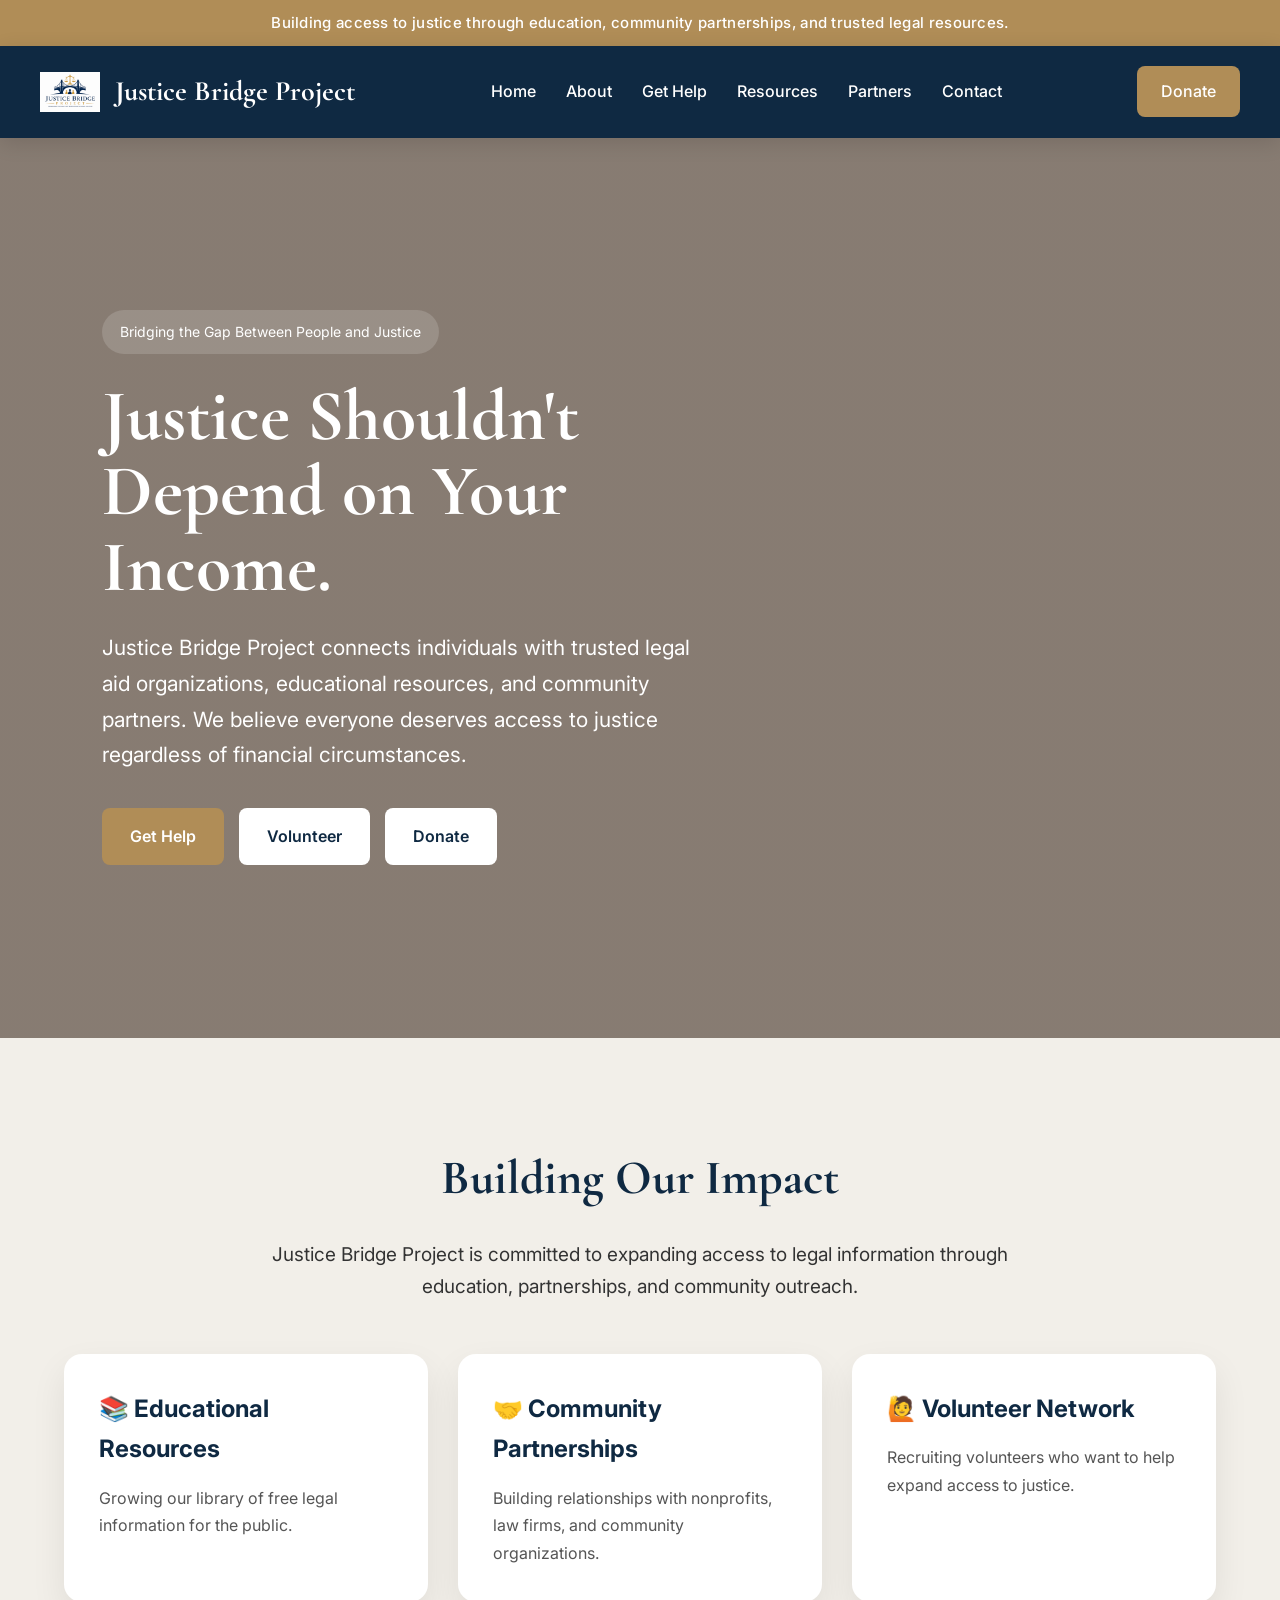
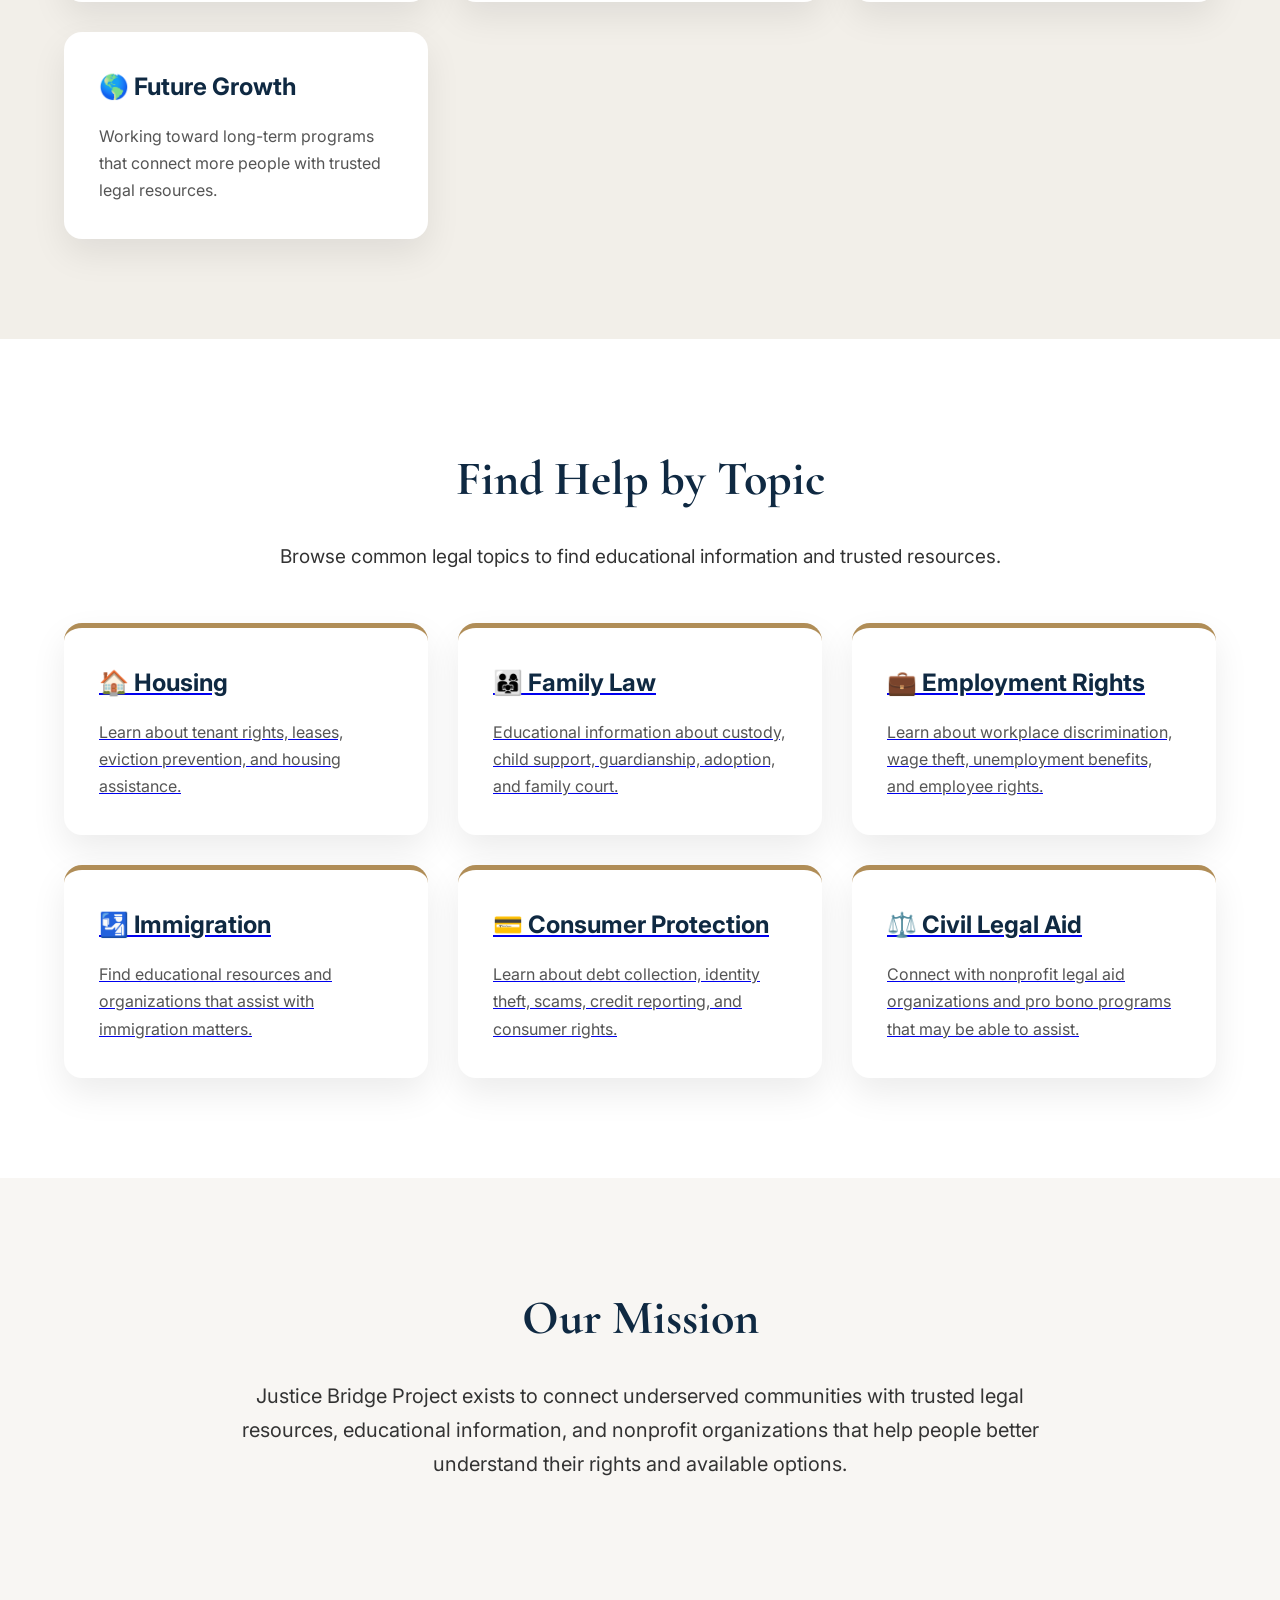
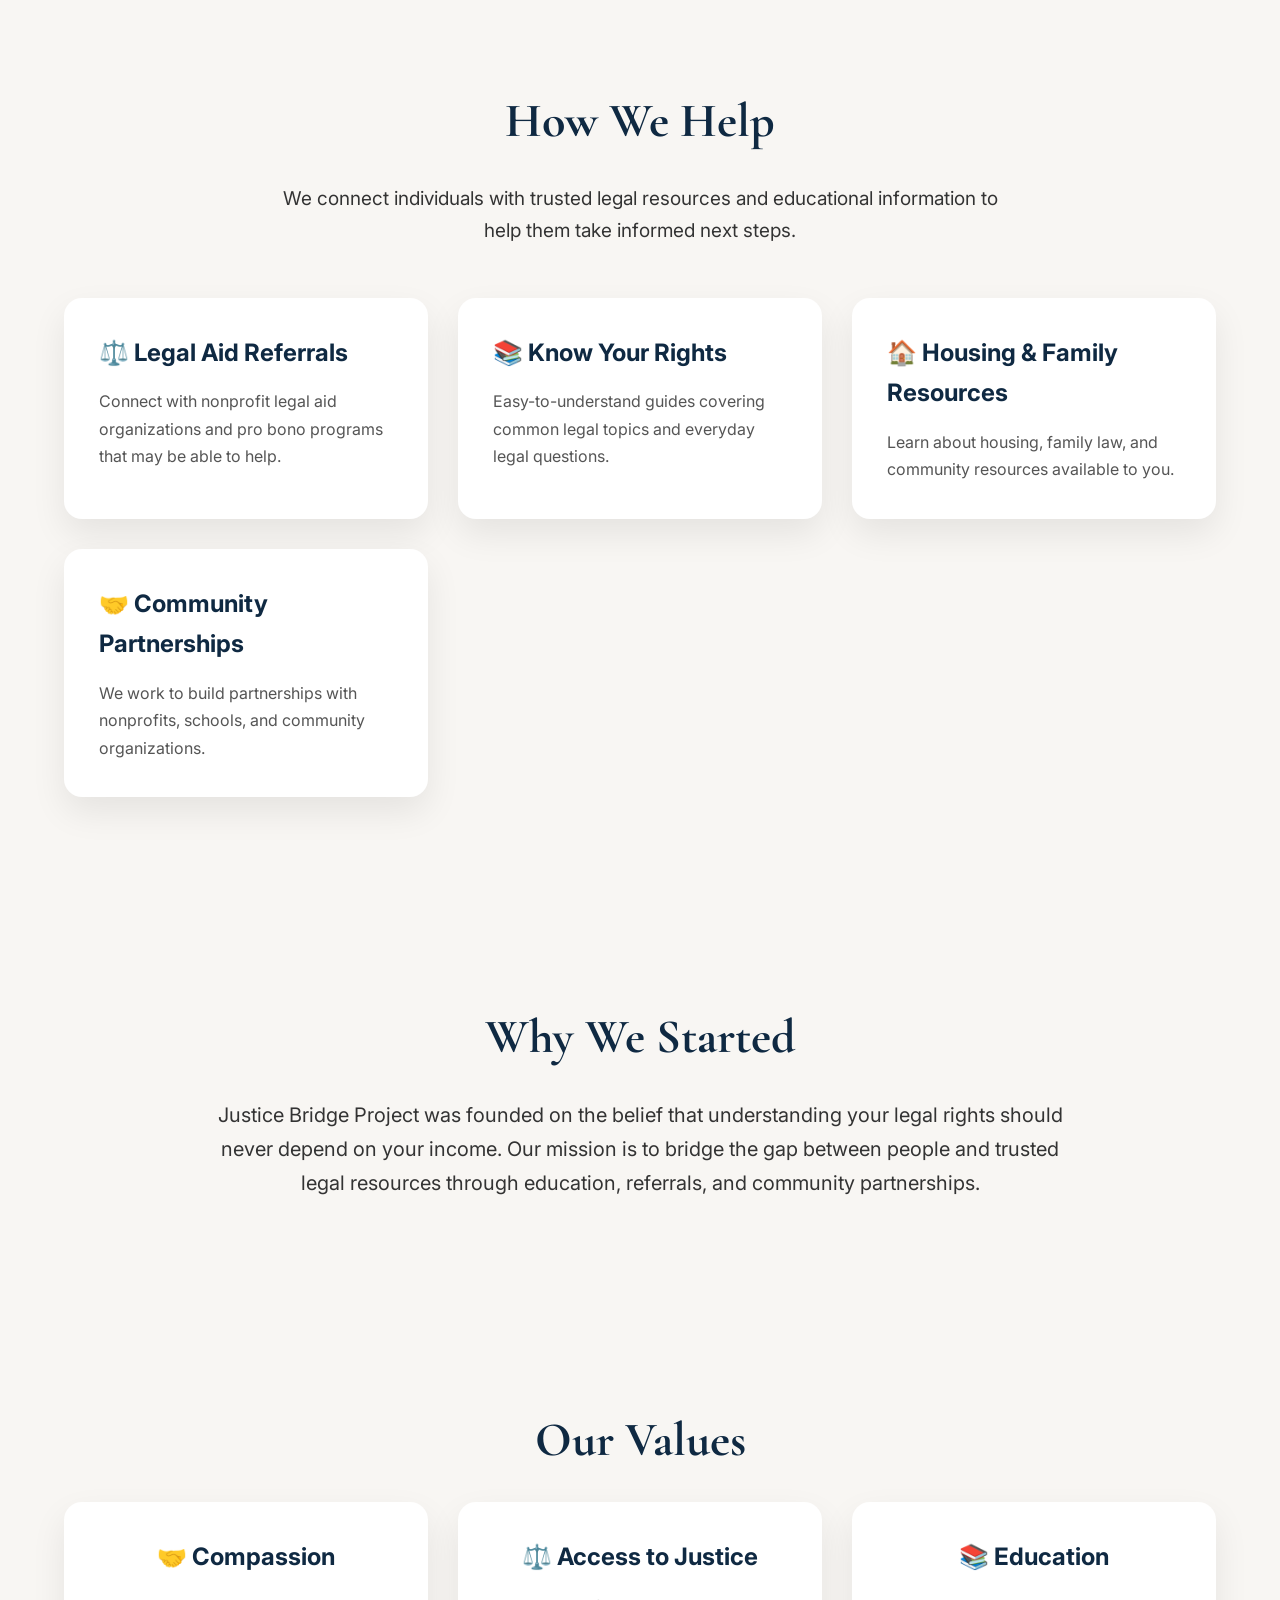
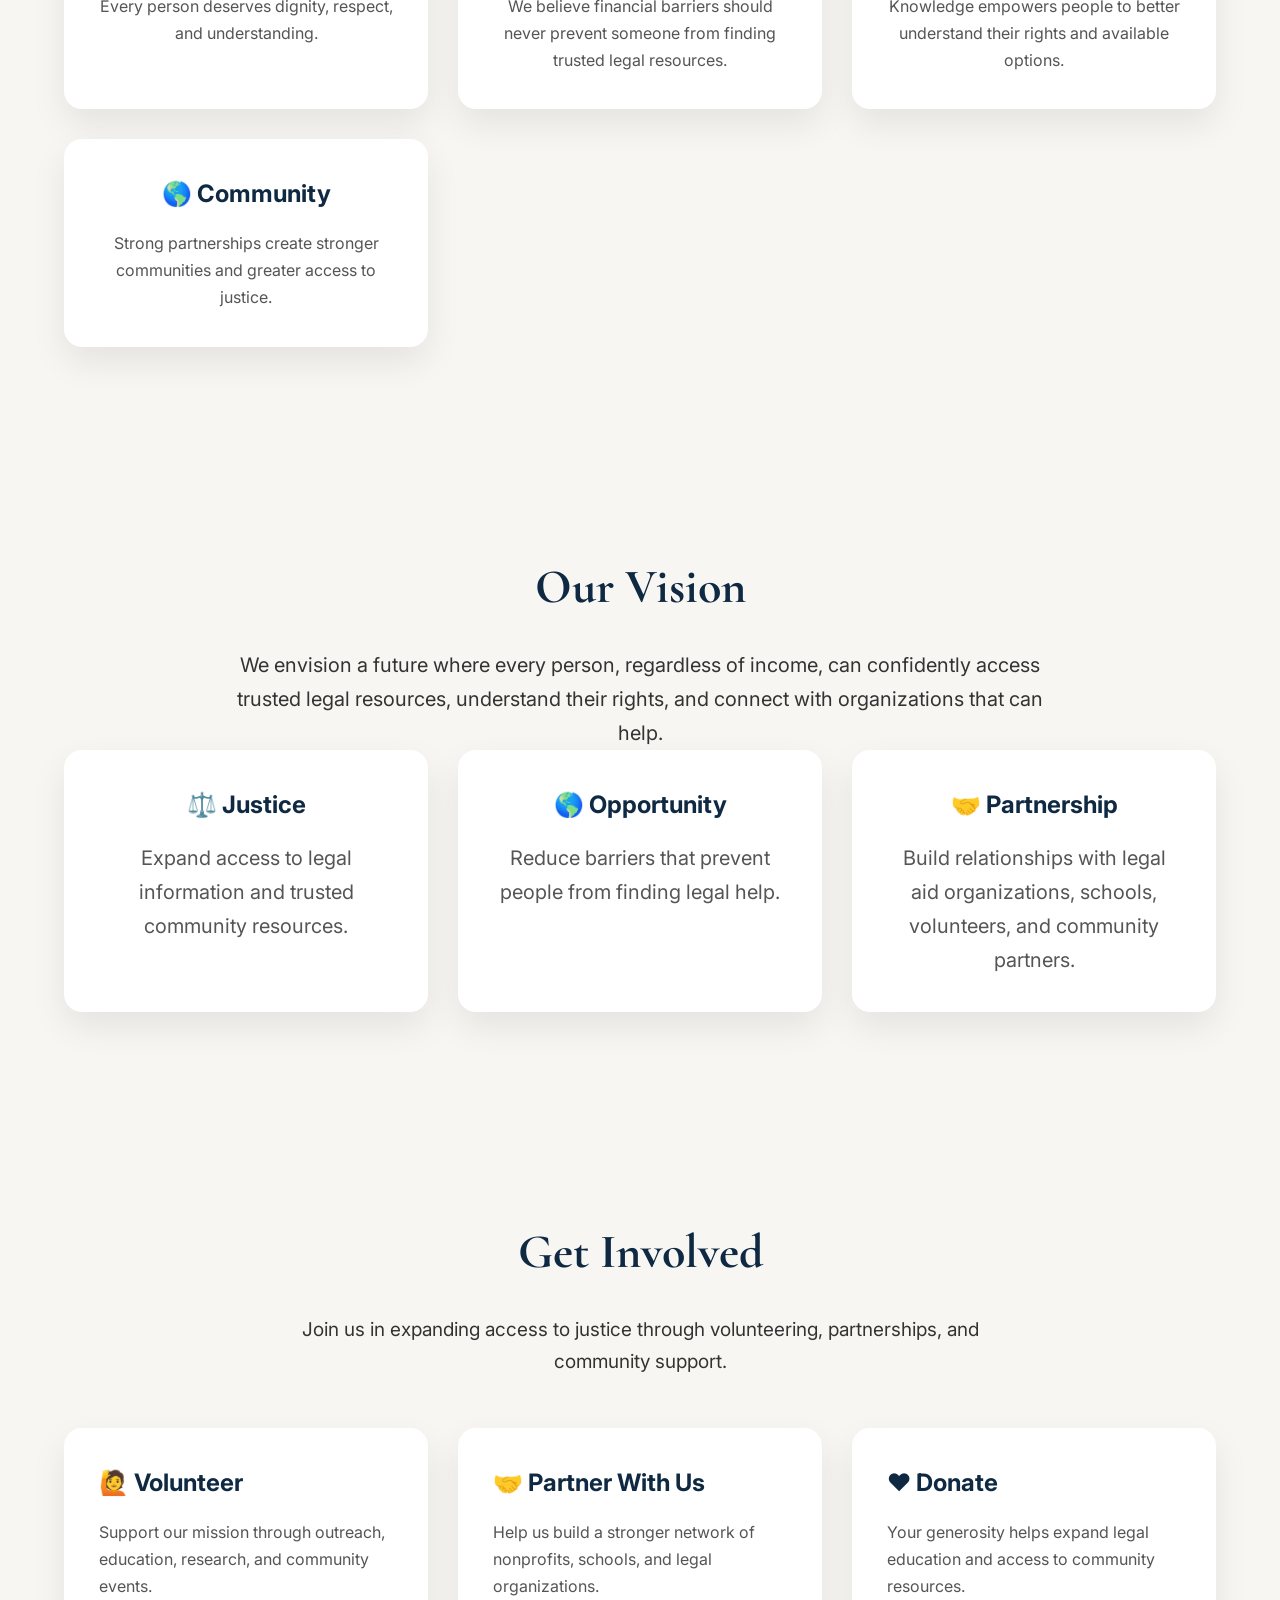
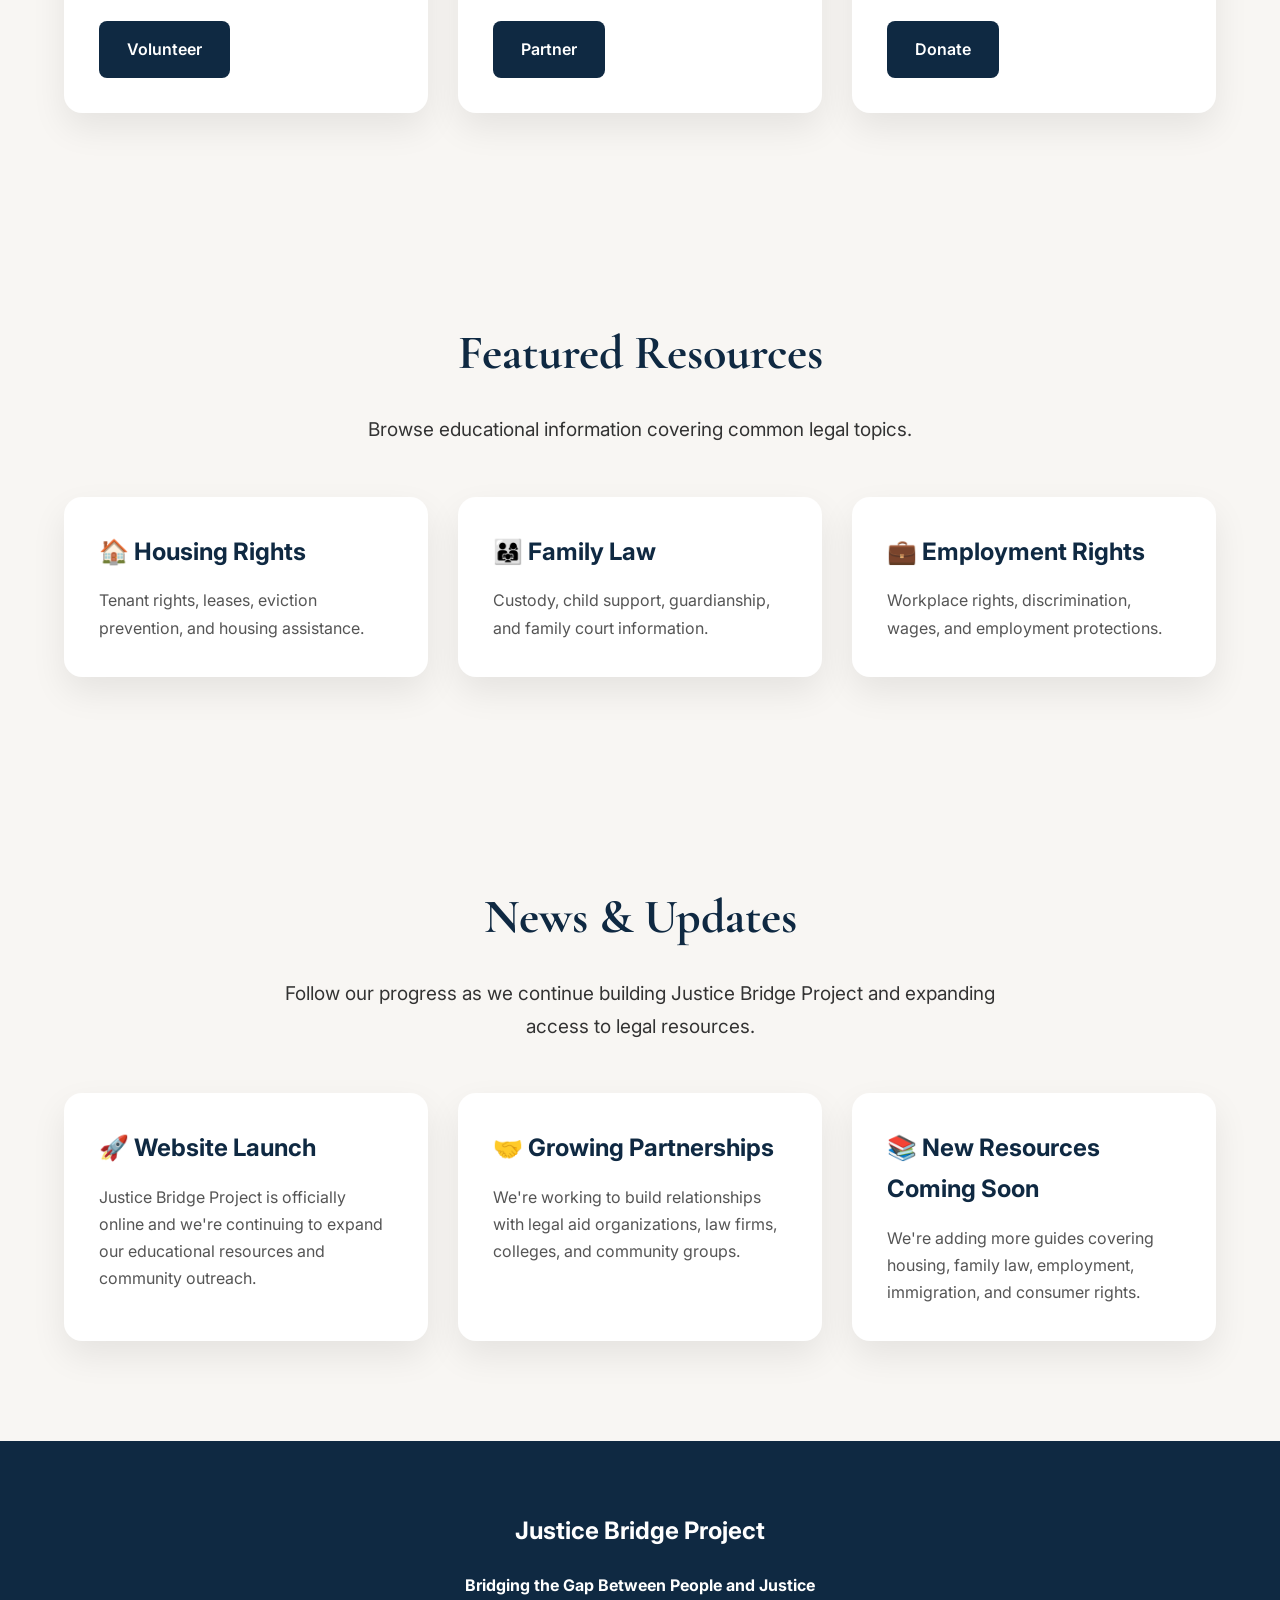
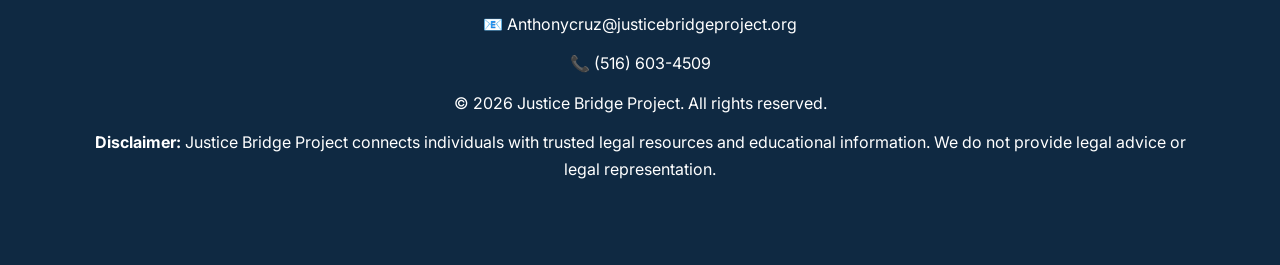
<file: index.html>
<!DOCTYPE html>
<html lang="en">

<head>
  <meta charset="UTF-8">
  <meta name="viewport" content="width=device-width, initial-scale=1.0">

  <title>Justice Bridge Project | Bridging the Gap Between People and Justice</title>

  <link rel="stylesheet" href="style.css">

  <link rel="preconnect" href="https://fonts.googleapis.com">
  <link rel="preconnect" href="https://fonts.gstatic.com" crossorigin>

  <link href="https://fonts.googleapis.com/css2?family=Cormorant+Garamond:wght@500;700&family=Inter:wght@300;400;500;600;700&display=swap" rel="stylesheet">
</head>

<body>

<div class="announcement-bar">
  Building access to justice through education, community partnerships, and trusted legal resources.
</div>

<nav class="navbar">

<a href="index.html" class="logo">
  <img src="logo.png" alt="Justice Bridge Project Logo" class="logo-img">
  <span>Justice Bridge Project</span>
</a>

  <ul>
    <li><a href="index.html">Home</a></li>
    <li><a href="about.html">About</a></li>
    <li><a href="get-help.html">Get Help</a></li>
    <li><a href="resources.html">Resources</a></li>
    <li><a href="partners.html">Partners</a></li>
    <li><a href="contact.html">Contact</a></li>
  </ul>

  <a href="donate.html" class="donate-button">
    Donate
  </a>

</nav>

<header class="hero">

  <div class="hero-overlay">

    <div class="hero-content">

      <span class="hero-tag">
        Bridging the Gap Between People and Justice
      </span>

      <h1>
        Justice Shouldn't<br>
        Depend on Your Income.
      </h1>

      <p>
        Justice Bridge Project connects individuals with trusted legal aid organizations, educational resources, and community partners. We believe everyone deserves access to justice regardless of financial circumstances.
      </p>

      <div class="hero-buttons">

        <a href="get-help.html" class="primary-btn">
          Get Help
        </a>

        <a href="volunteer.html" class="secondary-btn">
          Volunteer
        </a>

        <a href="donate.html" class="secondary-btn">
          Donate
        </a>

      </div>

    </div>

  </div>

</header>

<section class="impact">

  <div class="container">

    <h2>Building Our Impact</h2>

    <p class="section-intro">
      Justice Bridge Project is committed to expanding access to legal information through education, partnerships, and community outreach.
    </p>

    <div class="cards">

      <div class="card">
        <h3>📚 Educational Resources</h3>
        <p>Growing our library of free legal information for the public.</p>
      </div>

      <div class="card">
        <h3>🤝 Community Partnerships</h3>
        <p>Building relationships with nonprofits, law firms, and community organizations.</p>
      </div>

      <div class="card">
        <h3>🙋 Volunteer Network</h3>
        <p>Recruiting volunteers who want to help expand access to justice.</p>
      </div>

      <div class="card">
        <h3>🌎 Future Growth</h3>
        <p>Working toward long-term programs that connect more people with trusted legal resources.</p>
      </div>

    </div>

  </div>

</section>

<!-- Find Help by Topic -->

<section class="help-topics">

  <div class="container">

    <h2>Find Help by Topic</h2>

    <p class="section-intro">
      Browse common legal topics to find educational information and trusted resources.
    </p>

    <div class="cards">

     <a href="resources.html#housing" class="card topic-card">

  <h3>🏠 Housing</h3>

  <p>
    Learn about tenant rights, leases, eviction prevention, and housing assistance.
  </p>

</a>

    <a href="resources.html#family" class="card topic-card">

  <h3>👨‍👩‍👧 Family Law</h3>

  <p>
    Educational information about custody, child support, guardianship, adoption, and family court.
  </p>

</a>
      <a href="resources.html#employment" class="card topic-card">

  <h3>💼 Employment Rights</h3>

  <p>
    Learn about workplace discrimination, wage theft, unemployment benefits, and employee rights.
  </p>

</a>
      <a href="resources.html#immigration" class="card topic-card">

  <h3>🛂 Immigration</h3>

  <p>
    Find educational resources and organizations that assist with immigration matters.
  </p>

</a>

     <a href="resources.html#consumer" class="card topic-card">

  <h3>💳 Consumer Protection</h3>

  <p>
    Learn about debt collection, identity theft, scams, credit reporting, and consumer rights.
  </p>

</a>

      <a href="resources.html#legal-aid" class="card topic-card">

  <h3>⚖️ Civil Legal Aid</h3>

  <p>
    Connect with nonprofit legal aid organizations and pro bono programs that may be able to assist.
  </p>

</a>

    </div>

  </div>

</section>

<section class="mission">

  <div class="container">

    <h2>Our Mission</h2>

    <p>
      Justice Bridge Project exists to connect underserved communities with trusted legal resources, educational information, and nonprofit organizations that help people better understand their rights and available options.
    </p>

  </div>

</section>

<section class="services-preview">

  <div class="container">

    <h2>How We Help</h2>

    <p class="section-intro">
      We connect individuals with trusted legal resources and educational information to help them take informed next steps.
    </p>

    <div class="cards">

      <div class="card">
        <h3>⚖️ Legal Aid Referrals</h3>
        <p>Connect with nonprofit legal aid organizations and pro bono programs that may be able to help.</p>
      </div>

      <div class="card">
        <h3>📚 Know Your Rights</h3>
        <p>Easy-to-understand guides covering common legal topics and everyday legal questions.</p>
      </div>

      <div class="card">
        <h3>🏠 Housing & Family Resources</h3>
        <p>Learn about housing, family law, and community resources available to you.</p>
      </div>

      <div class="card">
        <h3>🤝 Community Partnerships</h3>
        <p>We work to build partnerships with nonprofits, schools, and community organizations.</p>
      </div>

    </div>

  </div>

</section>
<section class="why-exists">

  <div class="container">

    <h2>Why We Started</h2>

    <p class="section-intro">
      Justice Bridge Project was founded on the belief that understanding your legal rights should never depend on your income. Our mission is to bridge the gap between people and trusted legal resources through education, referrals, and community partnerships.
    </p>

  </div>

</section>

<section class="our-values">

  <div class="container">

    <h2>Our Values</h2>

    <div class="cards">

      <div class="card">
        <h3>🤝 Compassion</h3>
        <p>Every person deserves dignity, respect, and understanding.</p>
      </div>

      <div class="card">
        <h3>⚖️ Access to Justice</h3>
        <p>We believe financial barriers should never prevent someone from finding trusted legal resources.</p>
      </div>

      <div class="card">
        <h3>📚 Education</h3>
        <p>Knowledge empowers people to better understand their rights and available options.</p>
      </div>

      <div class="card">
        <h3>🌎 Community</h3>
        <p>Strong partnerships create stronger communities and greater access to justice.</p>
      </div>

    </div>

  </div>

</section>
<section class="vision">

  <div class="container">

    <h2>Our Vision</h2>

    <p class="section-intro">
      We envision a future where every person, regardless of income, can confidently access trusted legal resources, understand their rights, and connect with organizations that can help.
    </p>

    <div class="cards">

      <div class="card">
        <h3>⚖️ Justice</h3>
        <p>Expand access to legal information and trusted community resources.</p>
      </div>

      <div class="card">
        <h3>🌎 Opportunity</h3>
        <p>Reduce barriers that prevent people from finding legal help.</p>
      </div>

      <div class="card">
        <h3>🤝 Partnership</h3>
        <p>Build relationships with legal aid organizations, schools, volunteers, and community partners.</p>
      </div>

    </div>

  </div>

</section>

<section class="get-involved">

  <div class="container">

    <h2>Get Involved</h2>

    <p class="section-intro">
      Join us in expanding access to justice through volunteering, partnerships, and community support.
    </p>

    <div class="cards">

      <div class="card">
        <h3>🙋 Volunteer</h3>
        <p>Support our mission through outreach, education, research, and community events.</p>
        <a href="volunteer.html" class="card-button">Volunteer</a>
      </div>

      <div class="card">
        <h3>🤝 Partner With Us</h3>
        <p>Help us build a stronger network of nonprofits, schools, and legal organizations.</p>
        <a href="partners.html" class="card-button">Partner</a>
      </div>

      <div class="card">
        <h3>❤️ Donate</h3>
        <p>Your generosity helps expand legal education and access to community resources.</p>
        <a href="donate.html" class="card-button">Donate</a>
      </div>

    </div>

  </div>

</section>

<section class="resources-home">

  <div class="container">

    <h2>Featured Resources</h2>

    <p class="section-intro">
      Browse educational information covering common legal topics.
    </p>

    <div class="cards">

      <div class="card">
        <h3>🏠 Housing Rights</h3>
        <p>Tenant rights, leases, eviction prevention, and housing assistance.</p>
      </div>

      <div class="card">
        <h3>👨‍👩‍👧 Family Law</h3>
        <p>Custody, child support, guardianship, and family court information.</p>
      </div>

      <div class="card">
        <h3>💼 Employment Rights</h3>
        <p>Workplace rights, discrimination, wages, and employment protections.</p>
      </div>

    </div>

  </div>

</section>
<section class="news">

  <div class="container">

    <h2>News & Updates</h2>

    <p class="section-intro">
      Follow our progress as we continue building Justice Bridge Project and expanding access to legal resources.
    </p>

    <div class="cards">

      <div class="card">
        <h3>🚀 Website Launch</h3>
        <p>Justice Bridge Project is officially online and we're continuing to expand our educational resources and community outreach.</p>
      </div>

      <div class="card">
        <h3>🤝 Growing Partnerships</h3>
        <p>We're working to build relationships with legal aid organizations, law firms, colleges, and community groups.</p>
      </div>

      <div class="card">
        <h3>📚 New Resources Coming Soon</h3>
        <p>We're adding more guides covering housing, family law, employment, immigration, and consumer rights.</p>
      </div>

    </div>

  </div>

</section>

<footer>

  <div class="container">

    <h2>Justice Bridge Project</h2>

    <p><strong>Bridging the Gap Between People and Justice</strong></p>

    <p>📧 Anthonycruz@justicebridgeproject.org</p>

    <p>📞 (516) 603-4509</p>

    <p>© 2026 Justice Bridge Project. All rights reserved.</p>

    <p>
      <strong>Disclaimer:</strong>
      Justice Bridge Project connects individuals with trusted legal resources and educational information. We do not provide legal advice or legal representation.
    </p>

  </div>

</footer>

</body>
</html>
</file>
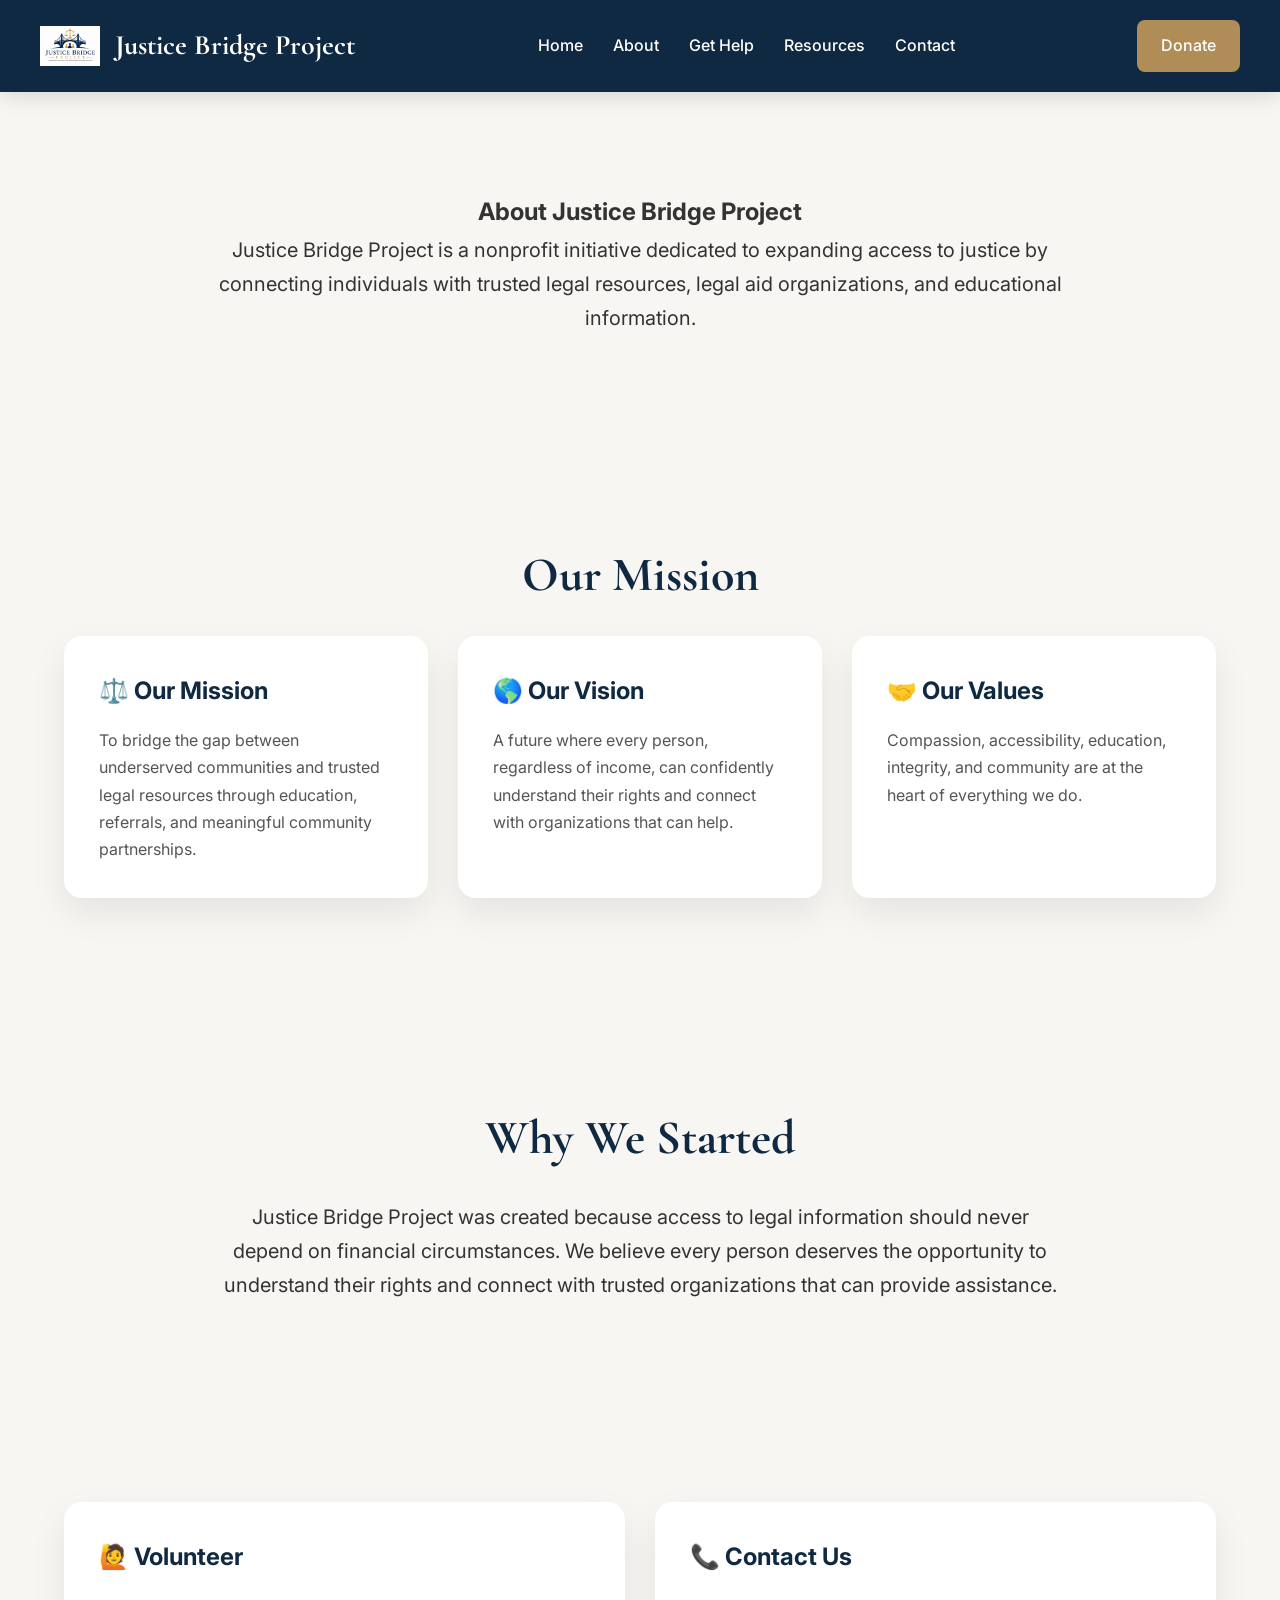
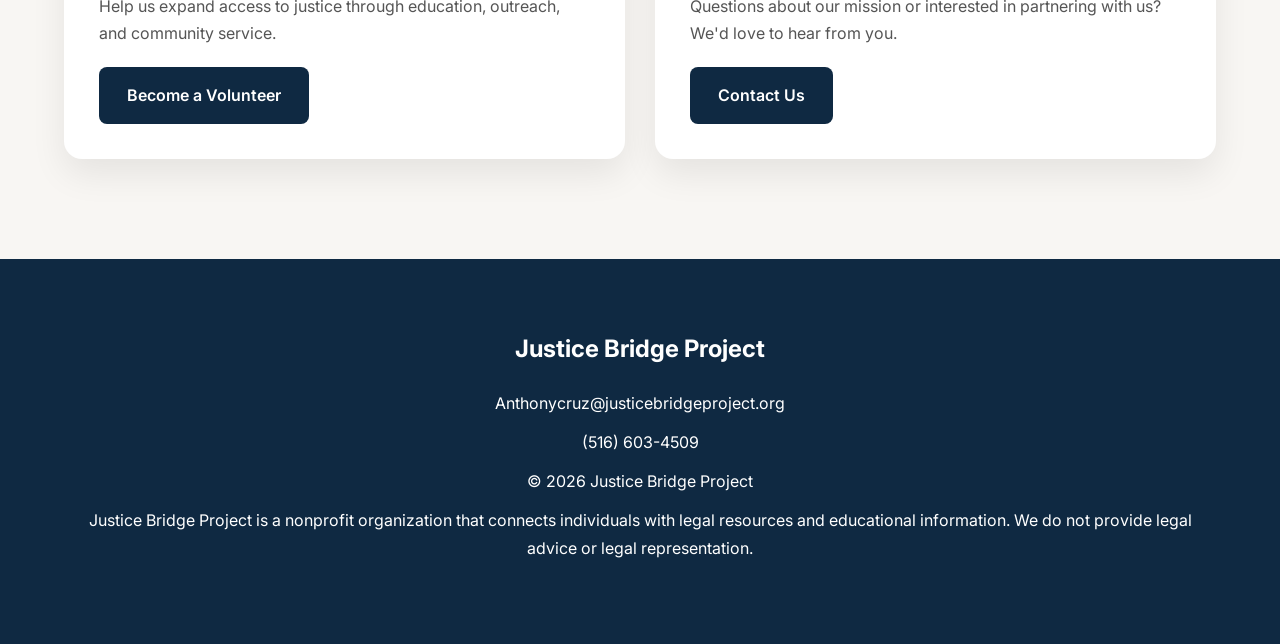
<file: about.html>
<!DOCTYPE html>
<html lang="en">
<head>
<meta charset="UTF-8">
<meta name="viewport" content="width=device-width, initial-scale=1.0">

<title>About | Justice Bridge Project</title>

<link rel="stylesheet" href="style.css">

<link href="https://fonts.googleapis.com/css2?family=Cormorant+Garamond:wght@600;700&family=Inter:wght@300;400;500;600;700&display=swap" rel="stylesheet">

</head>

<body>

<nav class="navbar">

<a href="index.html" class="logo">
  <img src="logo.png" alt="Justice Bridge Project Logo" class="logo-img">
  <span>Justice Bridge Project</span>
</a>

<ul>
<li><a href="index.html">Home</a></li>
<li><a href="about.html">About</a></li>
<li><a href="get-help.html">Get Help</a></li>
<li><a href="resources.html">Resources</a></li>
<li><a href="contact.html">Contact</a></li>
</ul>

<a href="donate.html" class="donate-button">
Donate
</a>

</nav>

<section class="mission">

<div class="container">

<h1>About Justice Bridge Project</h1>

<p class="section-intro">

Justice Bridge Project is a nonprofit initiative dedicated to expanding access to justice by connecting individuals with trusted legal resources, legal aid organizations, and educational information.

</p>

</div>

</section>

<section>

<div class="container">

<h2>Our Mission</h2>

<div class="cards">

<div class="card">

<h3>⚖️ Our Mission</h3>

<p>

To bridge the gap between underserved communities and trusted legal resources through education, referrals, and meaningful community partnerships.

</p>

</div>

<div class="card">

<h3>🌎 Our Vision</h3>

<p>

A future where every person, regardless of income, can confidently understand their rights and connect with organizations that can help.

</p>

</div>

<div class="card">

<h3>🤝 Our Values</h3>

<p>

Compassion, accessibility, education, integrity, and community are at the heart of everything we do.

</p>

</div>

</div>

</div>

</section>

<section class="why-exists">

<div class="container">

<h2>Why We Started</h2>

<p>

Justice Bridge Project was created because access to legal information should never depend on financial circumstances.

We believe every person deserves the opportunity to understand their rights and connect with trusted organizations that can provide assistance.

</p>

</div>

</section>

<section>

<div class="container">

<div class="cards">

<div class="card">

<h3>🙋 Volunteer</h3>

<p>

Help us expand access to justice through education, outreach, and community service.

</p>

<a href="volunteer.html" class="card-button">

Become a Volunteer

</a>

</div>

<div class="card">

<h3>📞 Contact Us</h3>

<p>

Questions about our mission or interested in partnering with us?

We'd love to hear from you.

</p>

<a href="contact.html" class="card-button">

Contact Us

</a>

</div>

</div>

</div>

</section>

<footer>

<div class="container">

<h2>Justice Bridge Project</h2>

<p>Anthonycruz@justicebridgeproject.org</p>

<p>(516) 603-4509</p>

<p>© 2026 Justice Bridge Project</p>

<p>

Justice Bridge Project is a nonprofit organization that connects individuals with legal resources and educational information.

We do not provide legal advice or legal representation.

</p>

</div>

</footer>

</body>
</html>
</file>
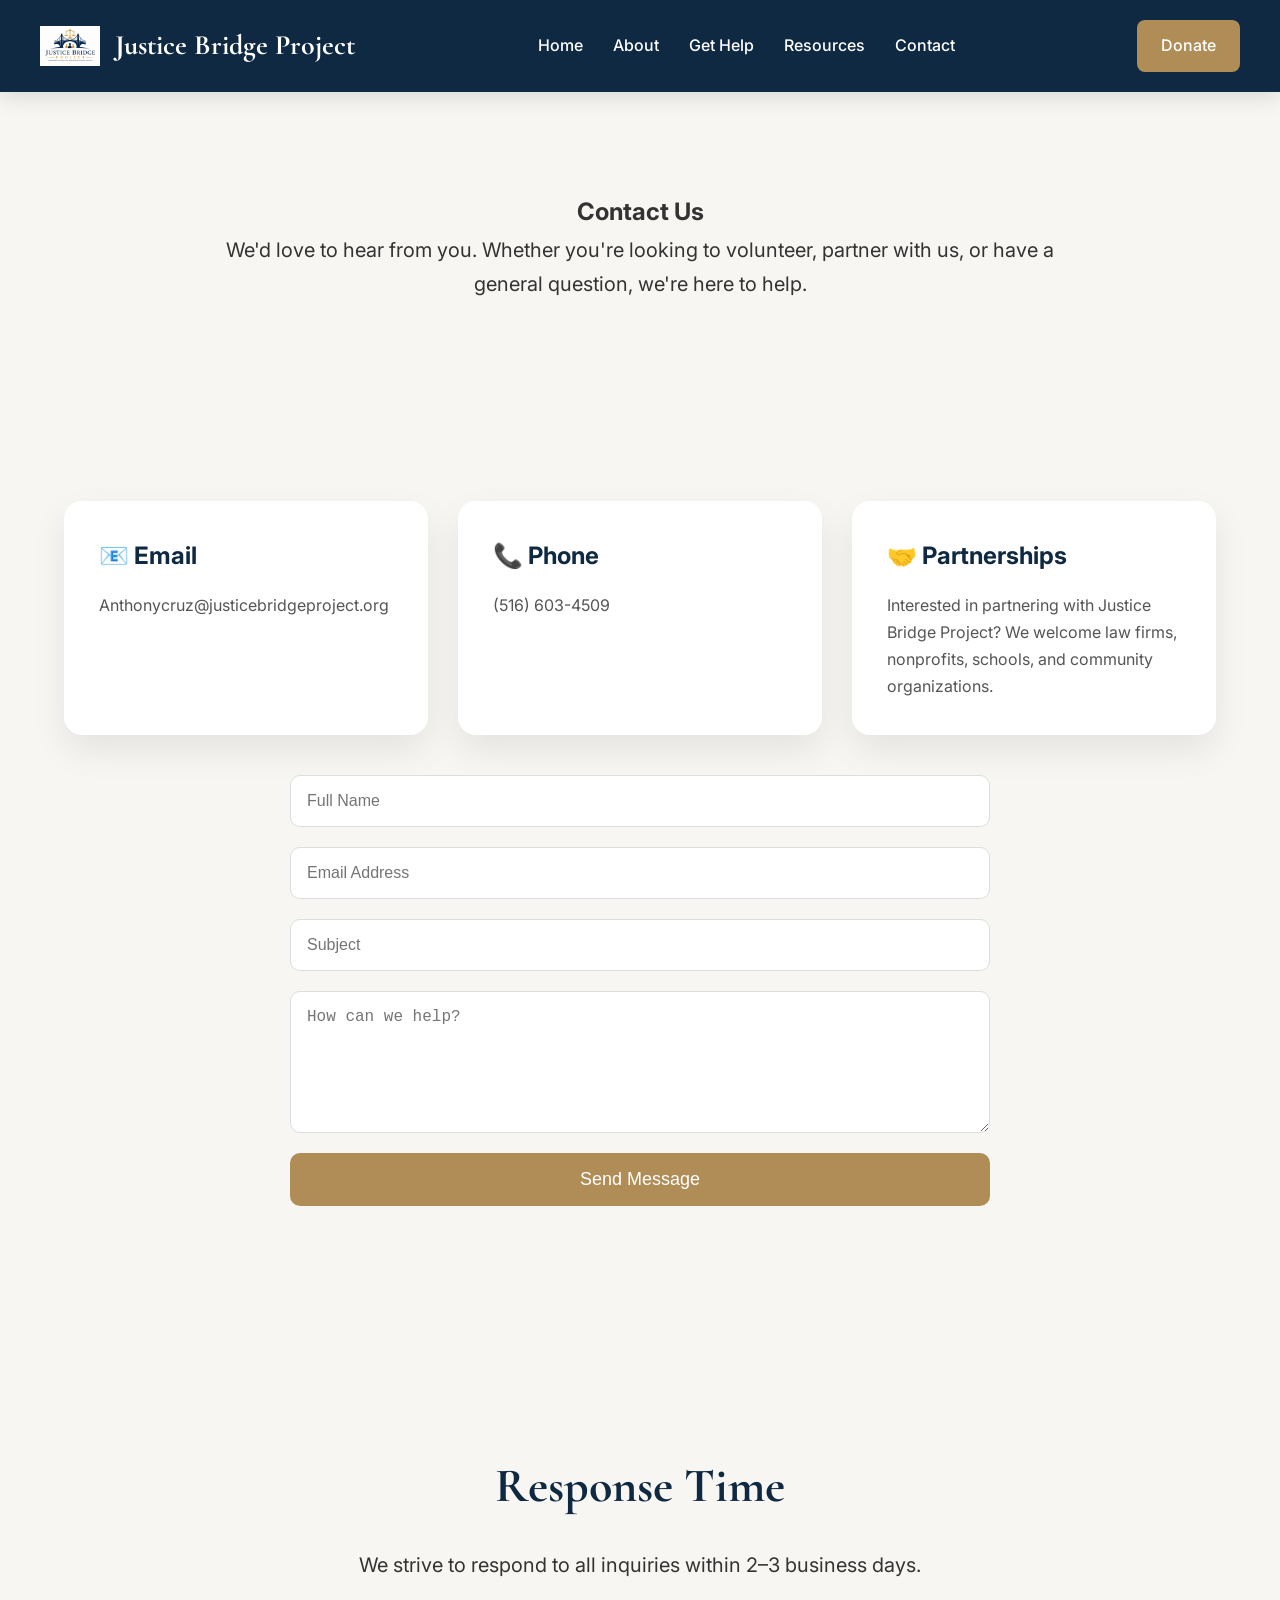
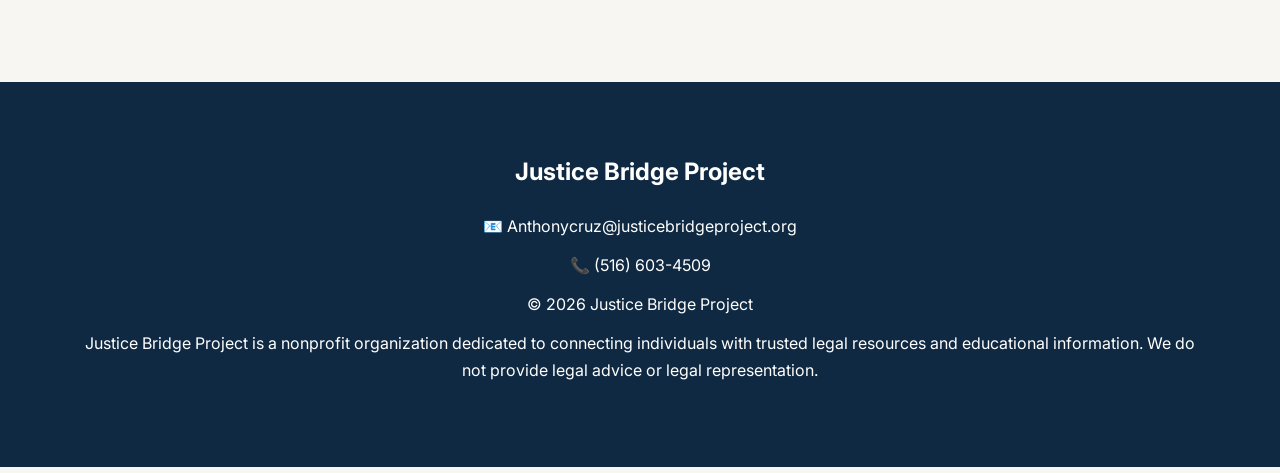
<file: contact.html>
<!DOCTYPE html>
<html lang="en">
<head>
<meta charset="UTF-8">
<meta name="viewport" content="width=device-width, initial-scale=1.0">

<title>Contact | Justice Bridge Project</title>

<link rel="stylesheet" href="style.css">

<link href="https://fonts.googleapis.com/css2?family=Cormorant+Garamond:wght@600;700&family=Inter:wght@300;400;500;600;700&display=swap" rel="stylesheet">

</head>

<body>

<nav class="navbar">

<a href="index.html" class="logo">
  <img src="logo.png" alt="Justice Bridge Project Logo" class="logo-img">
  <span>Justice Bridge Project</span>
</a>

<ul>
<li><a href="index.html">Home</a></li>
<li><a href="about.html">About</a></li>
<li><a href="get-help.html">Get Help</a></li>
<li><a href="resources.html">Resources</a></li>
<li><a href="contact.html">Contact</a></li>
</ul>

<a href="donate.html" class="donate-button">
Donate
</a>

</nav>

<section class="mission">

<div class="container">

<h1>Contact Us</h1>

<p class="section-intro">

We'd love to hear from you. Whether you're looking to volunteer, partner with us, or have a general question, we're here to help.

</p>

</div>

</section>

<section>

<div class="container">

<div class="cards">

<div class="card">

<h3>📧 Email</h3>

<p>

Anthonycruz@justicebridgeproject.org

</p>

</div>

<div class="card">

<h3>📞 Phone</h3>

<p>

(516) 603-4509

</p>

</div>

<div class="card">

<h3>🤝 Partnerships</h3>

<p>

Interested in partnering with Justice Bridge Project?

We welcome law firms, nonprofits, schools, and community organizations.

</p>

</div>

</div>
<form
  class="contact-form"
  action="https://formspree.io/f/meeybvyp"
  method="POST"
>
<input type="hidden" name="_next" value="https://justicebridgeproject.pages.dev/thank-you.html">
  <input
    type="text"
    name="name"
    placeholder="Full Name"
    required
  >

  <input
    type="email"
    name="email"
    placeholder="Email Address"
    required
  >

  <input
    type="text"
    name="subject"
    placeholder="Subject"
  >

  <textarea
    name="message"
    rows="6"
    placeholder="How can we help?"
    required
  ></textarea>

  <button type="submit">
    Send Message
  </button>

</form>

</div>

</section>

<section class="why-exists">

<div class="container">

<h2>Response Time</h2>

<p>

We strive to respond to all inquiries within 2–3 business days.

</p>

</div>

</section>

<footer>

<div class="container">

<h2>Justice Bridge Project</h2>

<p>📧 Anthonycruz@justicebridgeproject.org</p>

<p>📞 (516) 603-4509</p>

<p>© 2026 Justice Bridge Project</p>

<p>

Justice Bridge Project is a nonprofit organization dedicated to connecting individuals with trusted legal resources and educational information.

We do not provide legal advice or legal representation.

</p>

</div>

</footer>

</body>
</html>
</file>
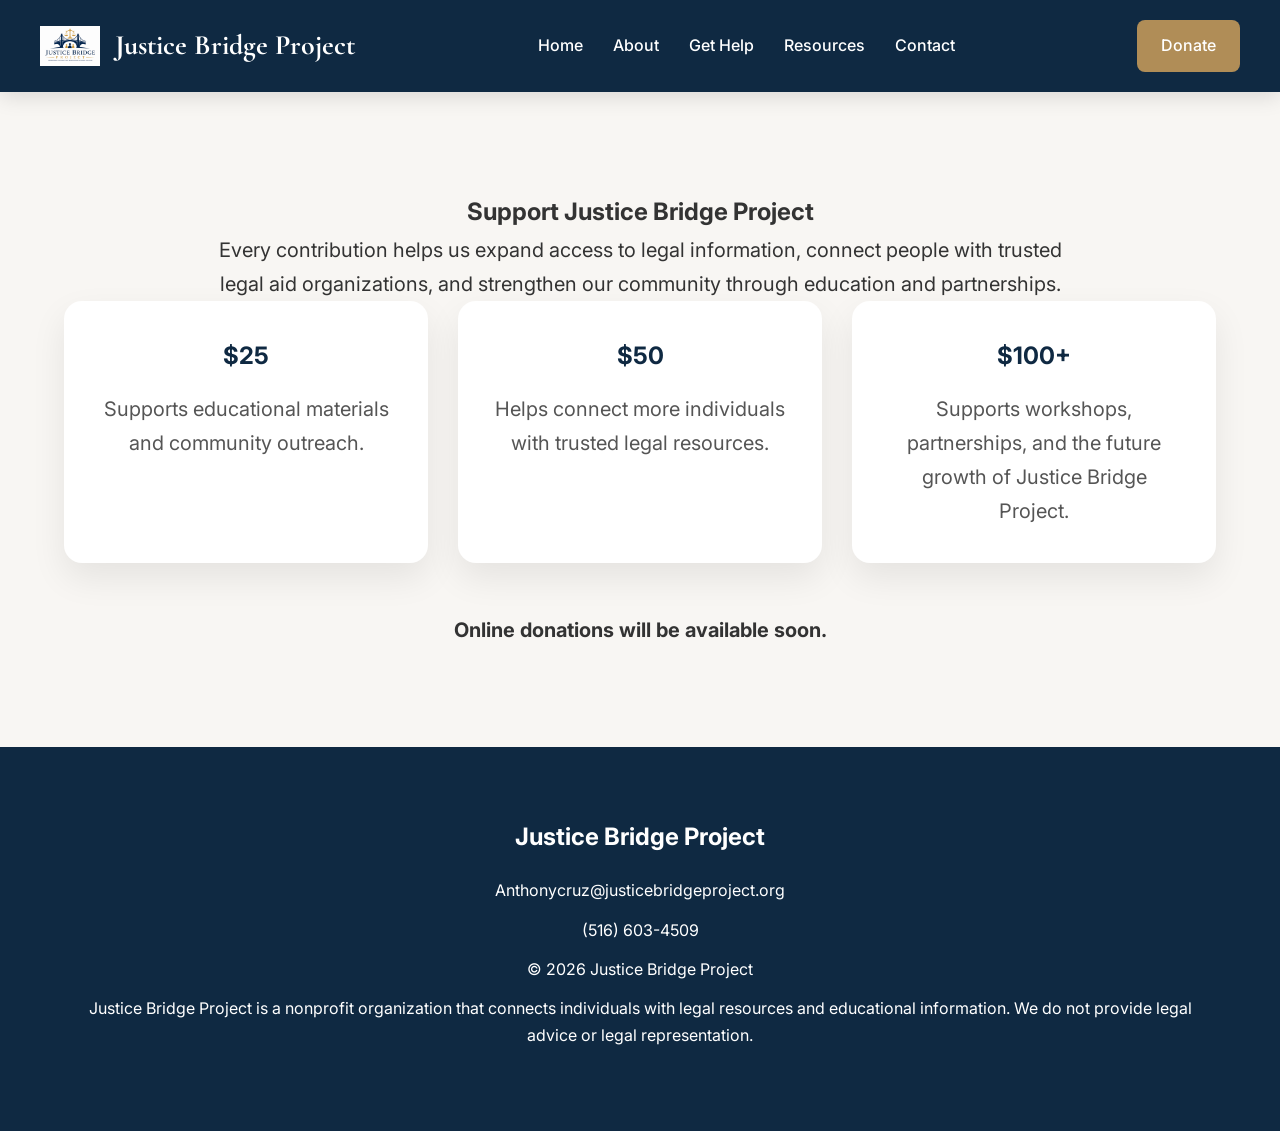
<file: donate.html>
<!DOCTYPE html>
<html lang="en">
<head>
<meta charset="UTF-8">
<meta name="viewport" content="width=device-width, initial-scale=1.0">
<title>Donate | Justice Bridge Project</title>

<link rel="stylesheet" href="style.css">

<link href="https://fonts.googleapis.com/css2?family=Cormorant+Garamond:wght@600;700&family=Inter:wght@300;400;500;600&display=swap" rel="stylesheet">
</head>

<body>

<nav class="navbar">

<a href="index.html" class="logo">
  <img src="logo.png" alt="Justice Bridge Project Logo" class="logo-img">
  <span>Justice Bridge Project</span>
</a>

<ul>
<li><a href="index.html">Home</a></li>
<li><a href="about.html">About</a></li>
<li><a href="get-help.html">Get Help</a></li>
<li><a href="resources.html">Resources</a></li>
<li><a href="contact.html">Contact</a></li>
</ul>

<a href="donate.html" class="donate-button">
Donate
</a>

</nav>

<section class="mission">

<div class="container">

<h1>Support Justice Bridge Project</h1>

<p class="section-intro">
Every contribution helps us expand access to legal information, connect people with trusted legal aid organizations, and strengthen our community through education and partnerships.
</p>

<div class="cards">

<div class="card">
<h3>$25</h3>
<p>Supports educational materials and community outreach.</p>
</div>

<div class="card">
<h3>$50</h3>
<p>Helps connect more individuals with trusted legal resources.</p>
</div>

<div class="card">
<h3>$100+</h3>
<p>Supports workshops, partnerships, and the future growth of Justice Bridge Project.</p>
</div>

</div>

<p style="margin-top:50px;font-size:20px;">
<strong>Online donations will be available soon.</strong>
</p>

</div>

</section>

<footer>

<div class="container">

<h2>Justice Bridge Project</h2>

<p>Anthonycruz@justicebridgeproject.org</p>

<p>(516) 603-4509</p>

<p>© 2026 Justice Bridge Project</p>

<p>
Justice Bridge Project is a nonprofit organization that connects individuals with legal resources and educational information.
We do not provide legal advice or legal representation.
</p>

</div>

</footer>

</body>
</html>
</file>
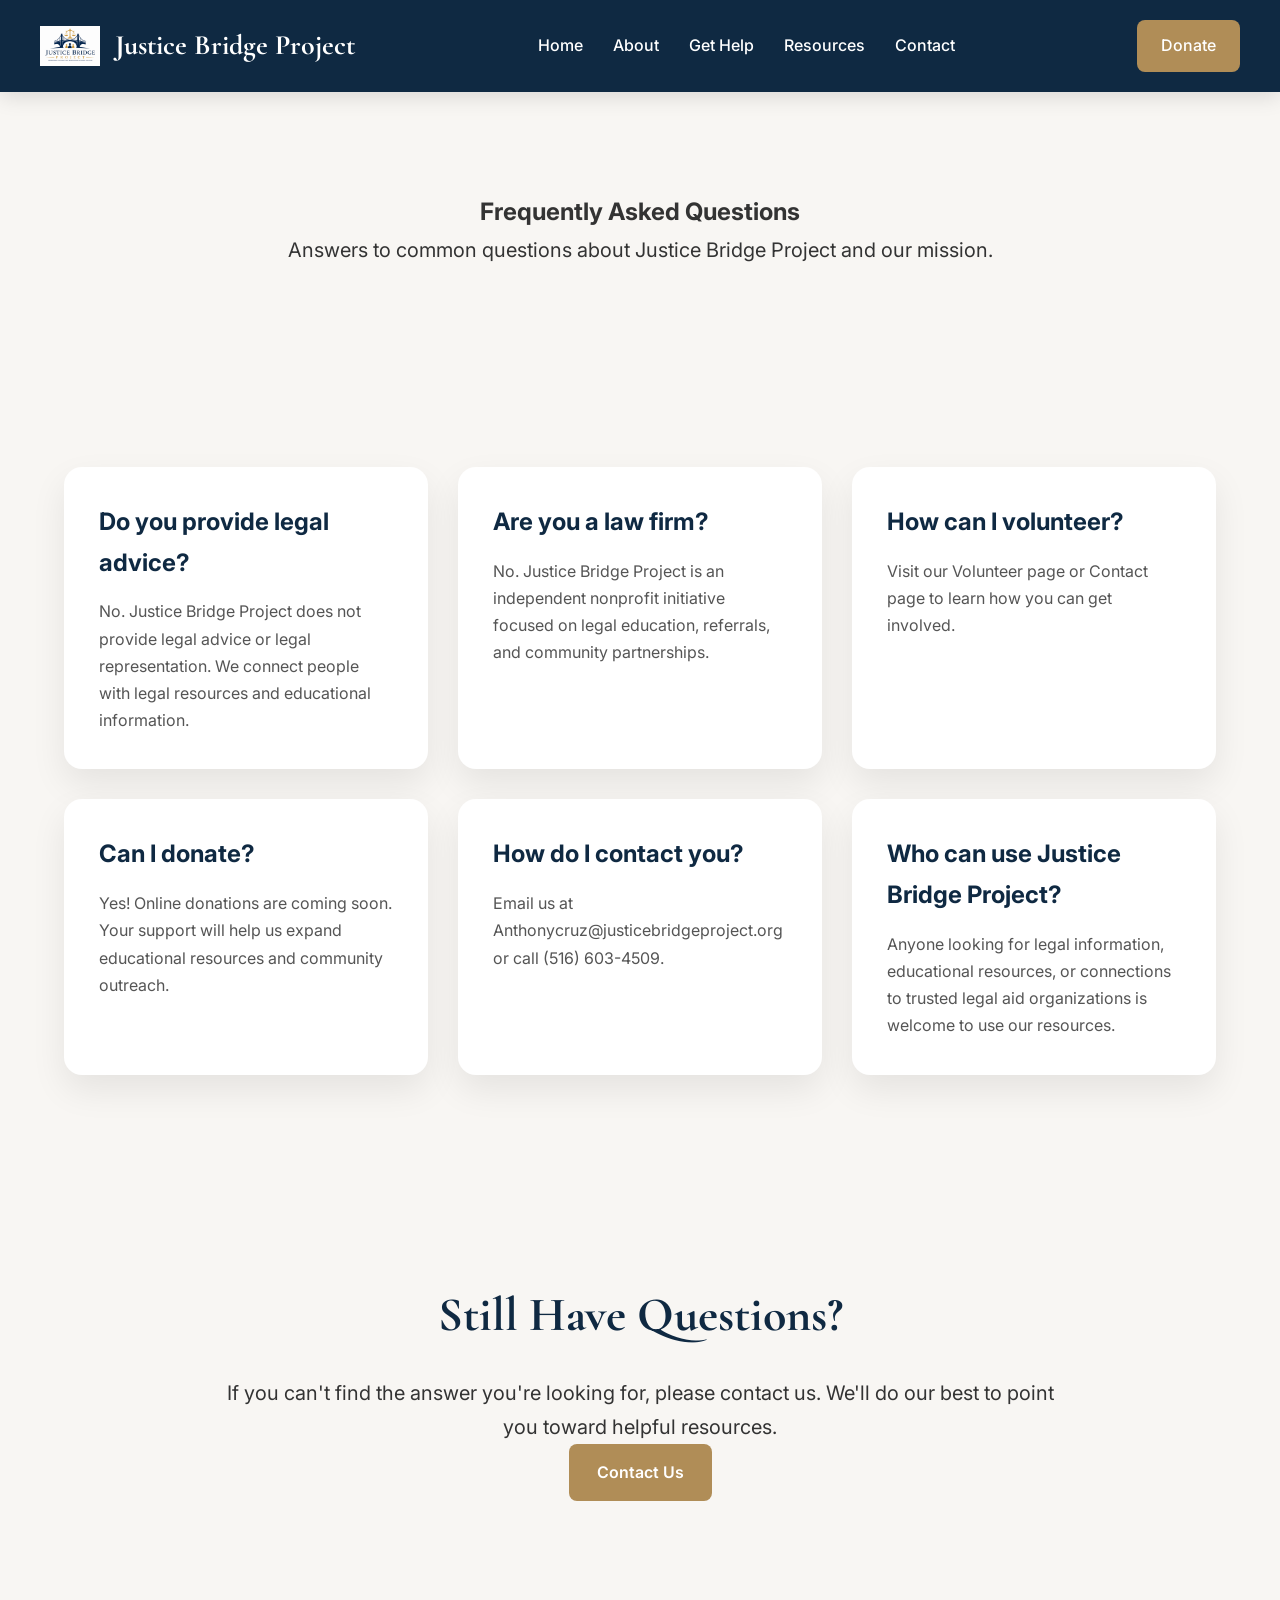
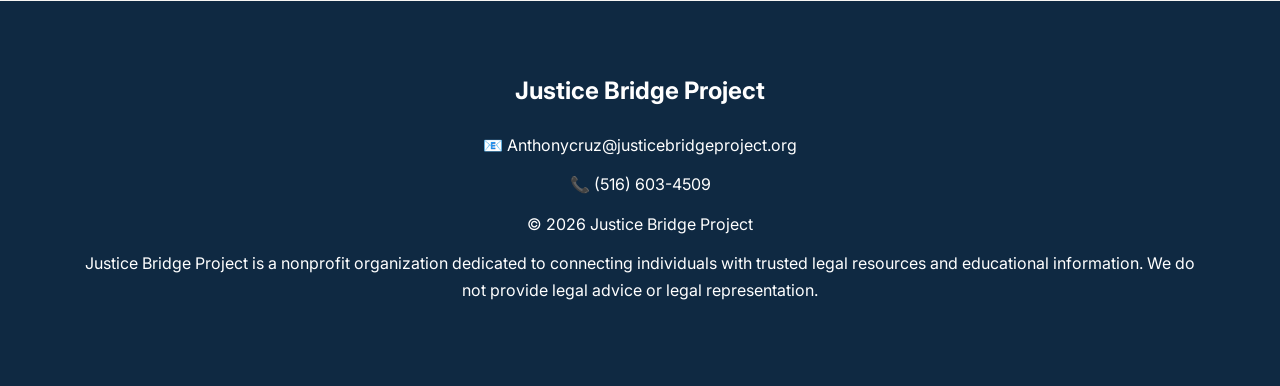
<file: faq.html>
<!DOCTYPE html>
<html lang="en">
<head>
<meta charset="UTF-8">
<meta name="viewport" content="width=device-width, initial-scale=1.0">

<title>FAQ | Justice Bridge Project</title>

<link rel="stylesheet" href="style.css">

<link href="https://fonts.googleapis.com/css2?family=Cormorant+Garamond:wght@600;700&family=Inter:wght@300;400;500;600;700&display=swap" rel="stylesheet">

</head>

<body>

<nav class="navbar">

<a href="index.html" class="logo">
  <img src="logo.png" alt="Justice Bridge Project Logo" class="logo-img">
  <span>Justice Bridge Project</span>
</a>
<ul>
<li><a href="index.html">Home</a></li>
<li><a href="about.html">About</a></li>
<li><a href="get-help.html">Get Help</a></li>
<li><a href="resources.html">Resources</a></li>
<li><a href="contact.html">Contact</a></li>
</ul>

<a href="donate.html" class="donate-button">
Donate
</a>

</nav>

<section class="mission">

<div class="container">

<h1>Frequently Asked Questions</h1>

<p class="section-intro">

Answers to common questions about Justice Bridge Project and our mission.

</p>

</div>

</section>

<section>

<div class="container">

<div class="cards">

<div class="card">

<h3>Do you provide legal advice?</h3>

<p>

No. Justice Bridge Project does not provide legal advice or legal representation. We connect people with legal resources and educational information.

</p>

</div>

<div class="card">

<h3>Are you a law firm?</h3>

<p>

No. Justice Bridge Project is an independent nonprofit initiative focused on legal education, referrals, and community partnerships.

</p>

</div>

<div class="card">

<h3>How can I volunteer?</h3>

<p>

Visit our Volunteer page or Contact page to learn how you can get involved.

</p>

</div>

<div class="card">

<h3>Can I donate?</h3>

<p>

Yes! Online donations are coming soon. Your support will help us expand educational resources and community outreach.

</p>

</div>

<div class="card">

<h3>How do I contact you?</h3>

<p>

Email us at Anthonycruz@justicebridgeproject.org or call (516) 603-4509.

</p>

</div>

<div class="card">

<h3>Who can use Justice Bridge Project?</h3>

<p>

Anyone looking for legal information, educational resources, or connections to trusted legal aid organizations is welcome to use our resources.

</p>

</div>

</div>

</div>

</section>

<section class="why-exists">

<div class="container">

<h2>Still Have Questions?</h2>

<p>

If you can't find the answer you're looking for, please contact us. We'll do our best to point you toward helpful resources.

</p>

<a href="contact.html" class="primary-btn">

Contact Us

</a>

</div>

</section>

<footer>

<div class="container">

<h2>Justice Bridge Project</h2>

<p>📧 Anthonycruz@justicebridgeproject.org</p>

<p>📞 (516) 603-4509</p>

<p>© 2026 Justice Bridge Project</p>

<p>

Justice Bridge Project is a nonprofit organization dedicated to connecting individuals with trusted legal resources and educational information.

We do not provide legal advice or legal representation.

</p>

</div>

</footer>

</body>

</html>
</file>
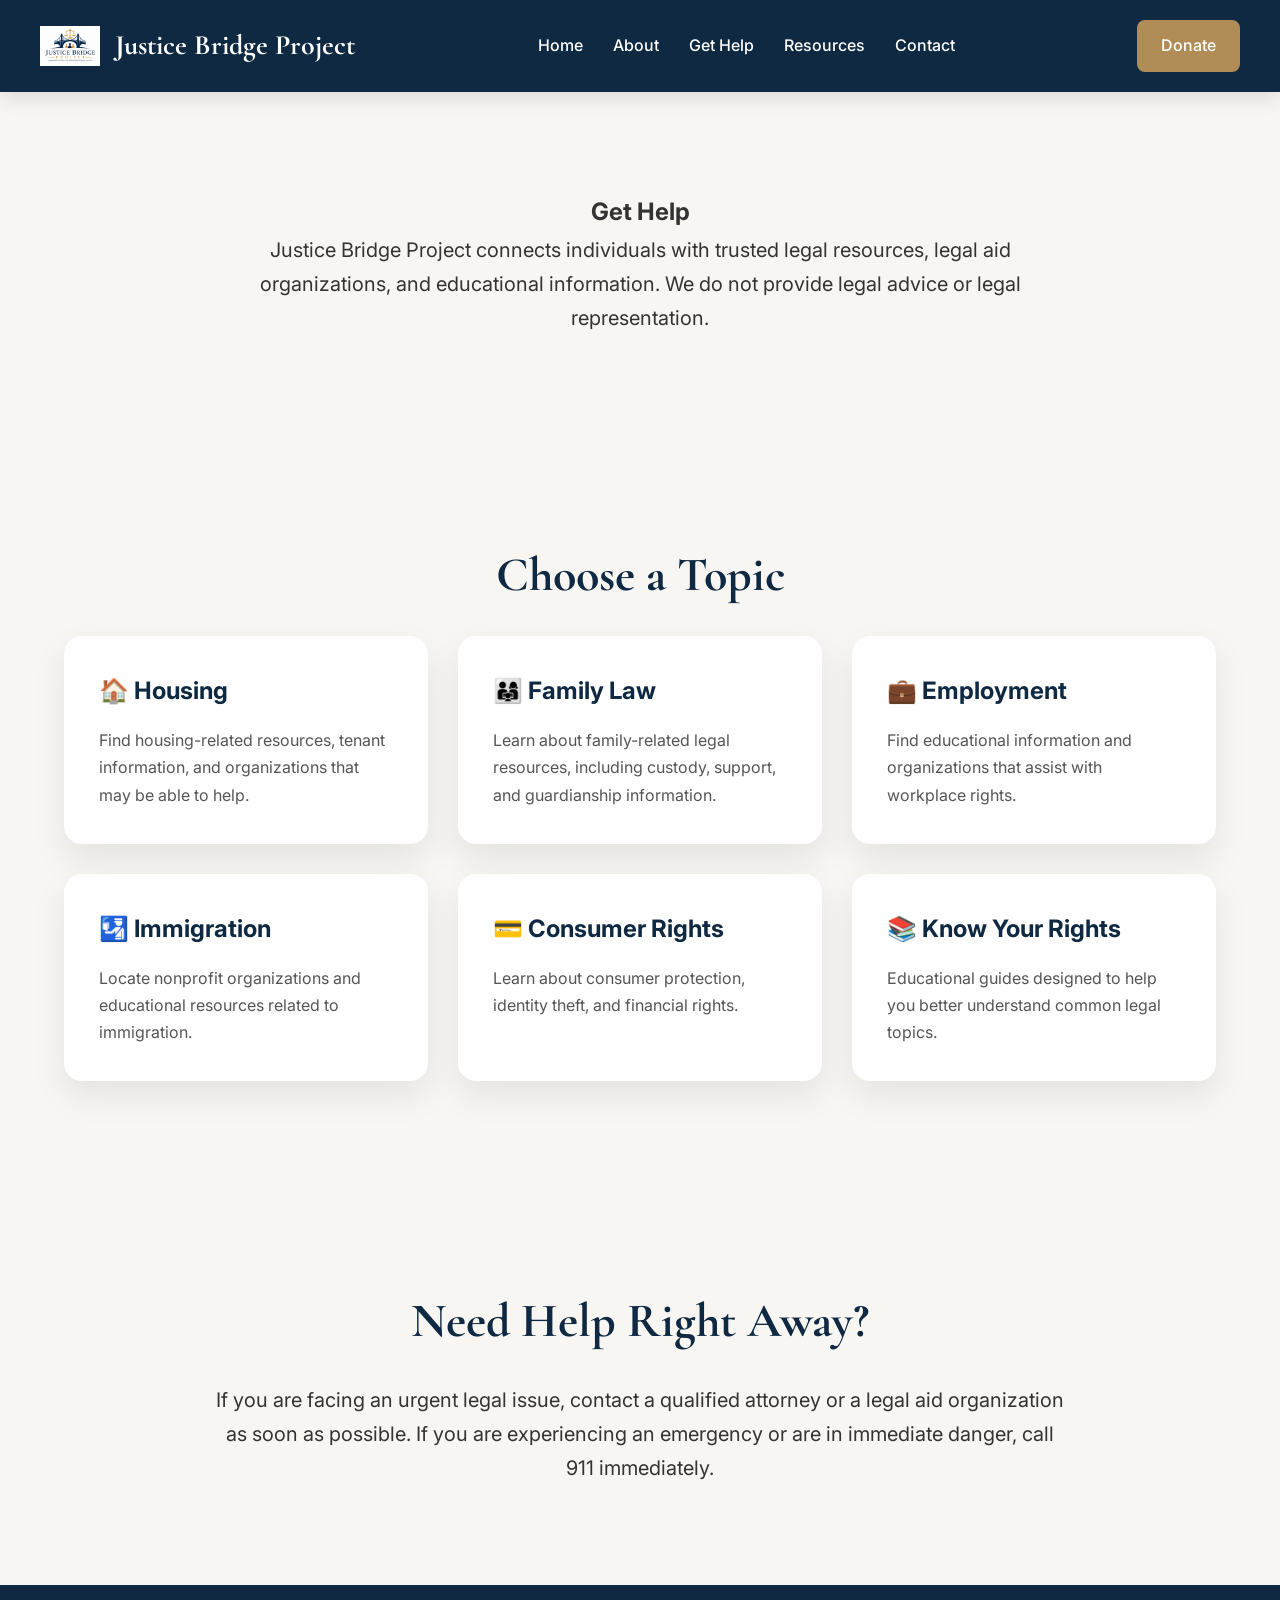
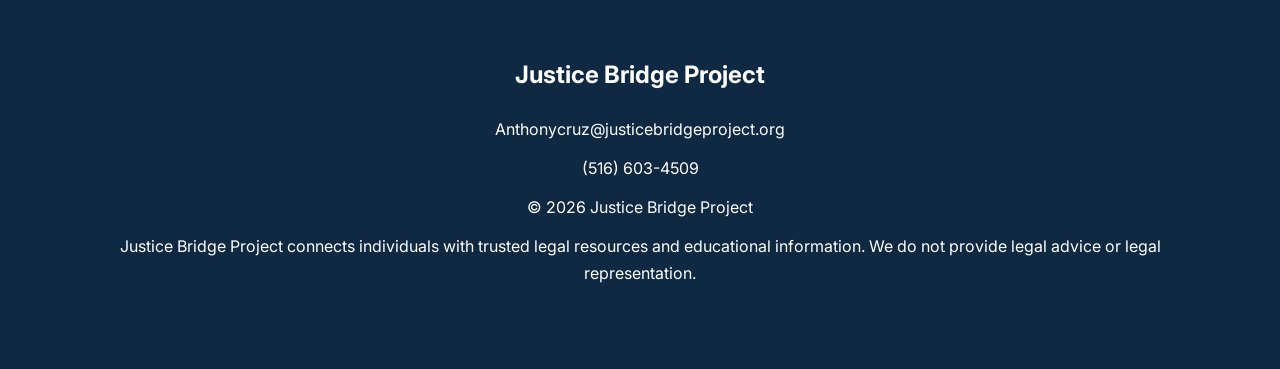
<file: get-help.html>
<!DOCTYPE html>
<html lang="en">
<head>
<meta charset="UTF-8">
<meta name="viewport" content="width=device-width, initial-scale=1.0">
<title>Get Help | Justice Bridge Project</title>

<link rel="stylesheet" href="style.css">

<link href="https://fonts.googleapis.com/css2?family=Cormorant+Garamond:wght@600;700&family=Inter:wght@300;400;500;600&display=swap" rel="stylesheet">

</head>

<body>

<nav class="navbar">

<a href="index.html" class="logo">
  <img src="logo.png" alt="Justice Bridge Project Logo" class="logo-img">
  <span>Justice Bridge Project</span>
</a>

<ul>
<li><a href="index.html">Home</a></li>
<li><a href="about.html">About</a></li>
<li><a href="get-help.html">Get Help</a></li>
<li><a href="resources.html">Resources</a></li>
<li><a href="contact.html">Contact</a></li>
</ul>

<a href="donate.html" class="donate-button">
Donate
</a>

</nav>

<section class="mission">

<div class="container">

<h1>Get Help</h1>

<p class="section-intro">

Justice Bridge Project connects individuals with trusted legal resources,
legal aid organizations, and educational information.

We do not provide legal advice or legal representation.

</p>

</div>

</section>

<section>

<div class="container">

<h2>Choose a Topic</h2>

<div class="cards">

<div class="card">

<h3>🏠 Housing</h3>

<p>

Find housing-related resources, tenant information,
and organizations that may be able to help.

</p>

</div>

<div class="card">

<h3>👨‍👩‍👧 Family Law</h3>

<p>

Learn about family-related legal resources,
including custody, support, and guardianship information.

</p>

</div>

<div class="card">

<h3>💼 Employment</h3>

<p>

Find educational information and organizations that assist with workplace rights.

</p>

</div>

<div class="card">

<h3>🛂 Immigration</h3>

<p>

Locate nonprofit organizations and educational resources related to immigration.

</p>

</div>

<div class="card">

<h3>💳 Consumer Rights</h3>

<p>

Learn about consumer protection,
identity theft,
and financial rights.

</p>

</div>

<div class="card">

<h3>📚 Know Your Rights</h3>

<p>

Educational guides designed to help you better understand common legal topics.

</p>

</div>

</div>

</div>

</section>

<section class="why-exists">

<div class="container">

<h2>Need Help Right Away?</h2>

<p>

If you are facing an urgent legal issue,
contact a qualified attorney or a legal aid organization as soon as possible.

If you are experiencing an emergency or are in immediate danger,
call 911 immediately.

</p>

</div>

</section>

<footer>

<div class="container">

<h2>Justice Bridge Project</h2>

<p>Anthonycruz@justicebridgeproject.org</p>

<p>(516) 603-4509</p>

<p>© 2026 Justice Bridge Project</p>

<p>

Justice Bridge Project connects individuals with trusted legal resources and educational information.

We do not provide legal advice or legal representation.

</p>

</div>

</footer>

</body>
</html>
</file>
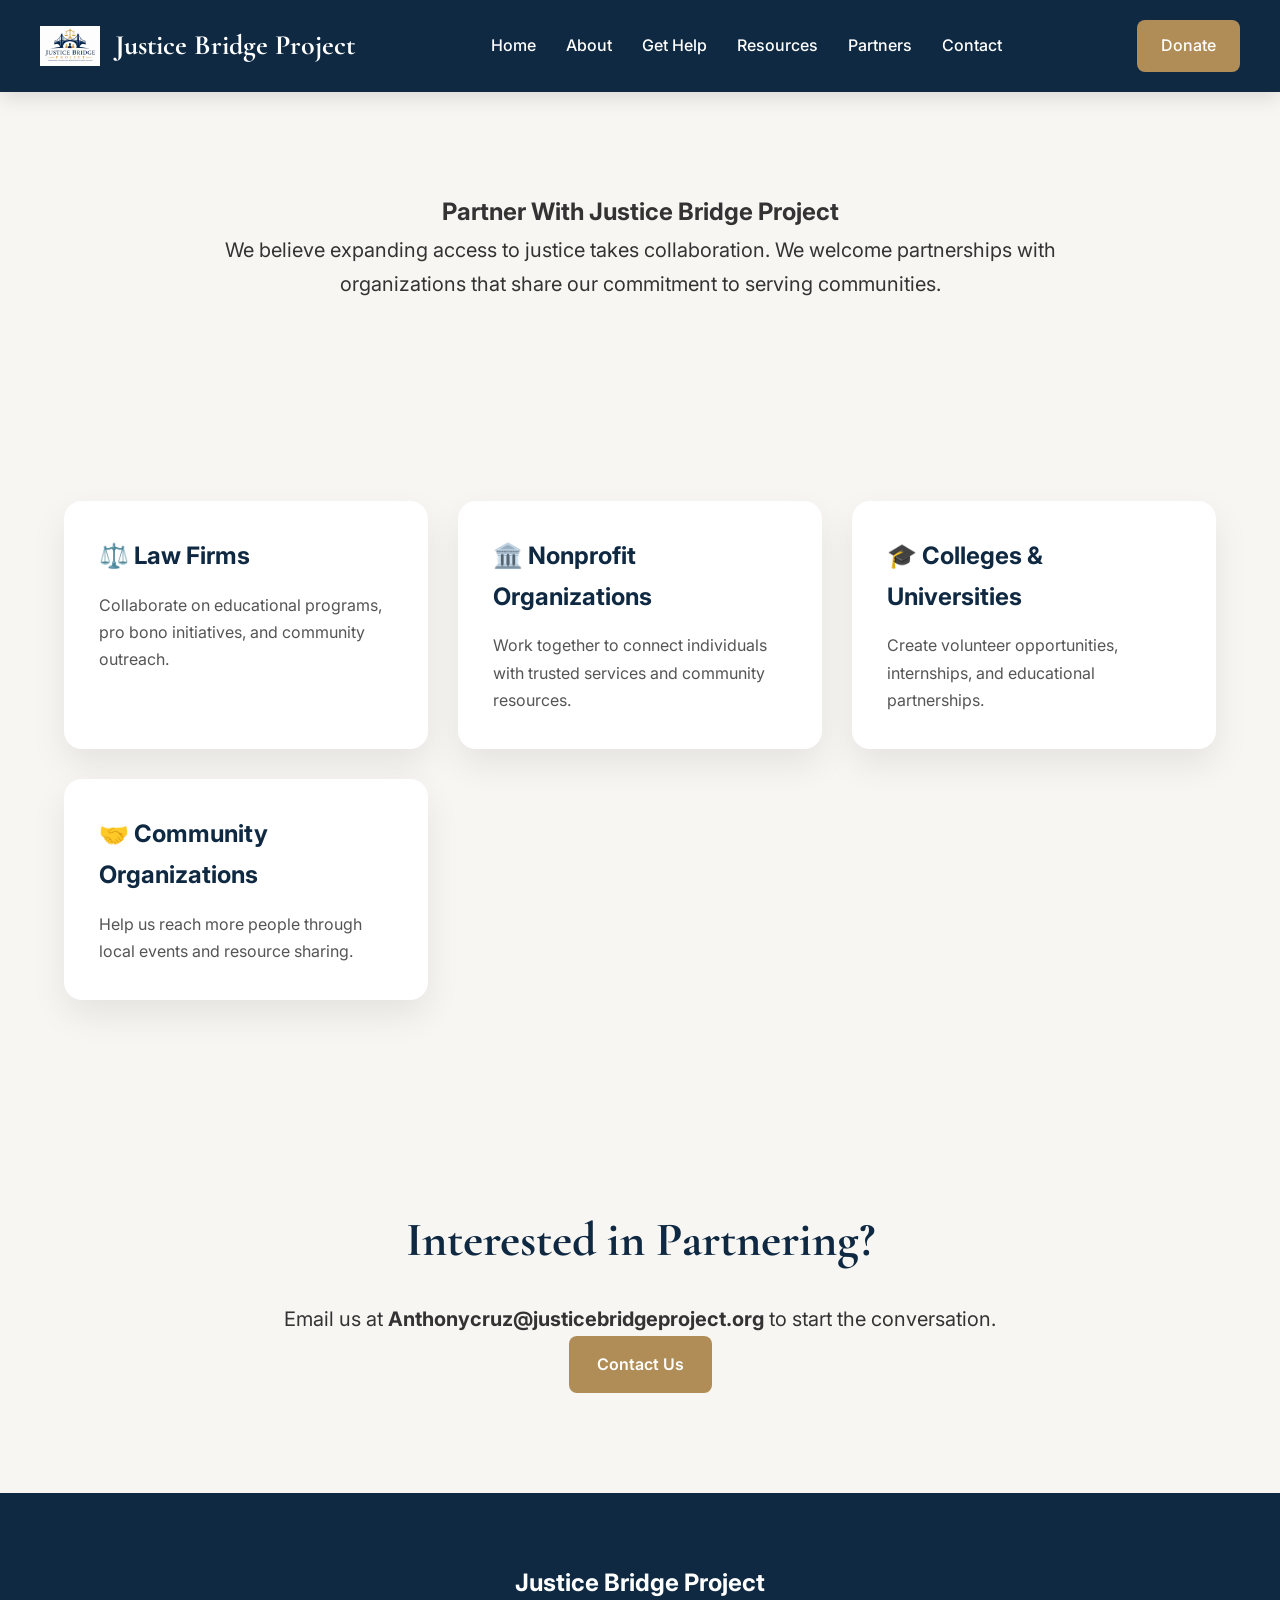
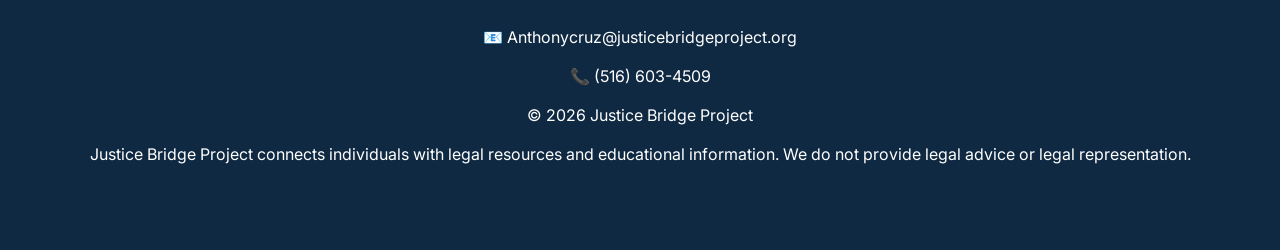
<file: partners.html>
<!DOCTYPE html>
<html lang="en">
<head>
<meta charset="UTF-8">
<meta name="viewport" content="width=device-width, initial-scale=1.0">

<title>Partner With Us | Justice Bridge Project</title>

<link rel="stylesheet" href="style.css">

<link href="https://fonts.googleapis.com/css2?family=Cormorant+Garamond:wght@600;700&family=Inter:wght@300;400;500;600;700&display=swap" rel="stylesheet">
</head>

<body>

<nav class="navbar">

<a href="index.html" class="logo">
  <img src="logo.png" alt="Justice Bridge Project Logo" class="logo-img">
  <span>Justice Bridge Project</span>
</a>

<ul>
<li><a href="index.html">Home</a></li>
<li><a href="about.html">About</a></li>
<li><a href="get-help.html">Get Help</a></li>
<li><a href="resources.html">Resources</a></li>
<li><a href="partners.html">Partners</a></li>
<li><a href="contact.html">Contact</a></li>
</ul>

<a href="donate.html" class="donate-button">Donate</a>

</nav>

<section class="mission">

<div class="container">

<h1>Partner With Justice Bridge Project</h1>

<p class="section-intro">

We believe expanding access to justice takes collaboration. We welcome partnerships with organizations that share our commitment to serving communities.

</p>

</div>

</section>

<section>

<div class="container">

<div class="cards">

<div class="card">
<h3>⚖️ Law Firms</h3>
<p>Collaborate on educational programs, pro bono initiatives, and community outreach.</p>
</div>

<div class="card">
<h3>🏛️ Nonprofit Organizations</h3>
<p>Work together to connect individuals with trusted services and community resources.</p>
</div>

<div class="card">
<h3>🎓 Colleges & Universities</h3>
<p>Create volunteer opportunities, internships, and educational partnerships.</p>
</div>

<div class="card">
<h3>🤝 Community Organizations</h3>
<p>Help us reach more people through local events and resource sharing.</p>
</div>

</div>

</div>

</section>

<section class="why-exists">

<div class="container">

<h2>Interested in Partnering?</h2>

<p>

Email us at <strong>Anthonycruz@justicebridgeproject.org</strong> to start the conversation.

</p>

<a href="contact.html" class="primary-btn">
Contact Us
</a>

</div>

</section>

<footer>

<div class="container">

<h2>Justice Bridge Project</h2>

<p>📧 Anthonycruz@justicebridgeproject.org</p>
<p>📞 (516) 603-4509</p>

<p>© 2026 Justice Bridge Project</p>

<p>

Justice Bridge Project connects individuals with legal resources and educational information. We do not provide legal advice or legal representation.

</p>

</div>

</footer>

</body>
</html>
</file>
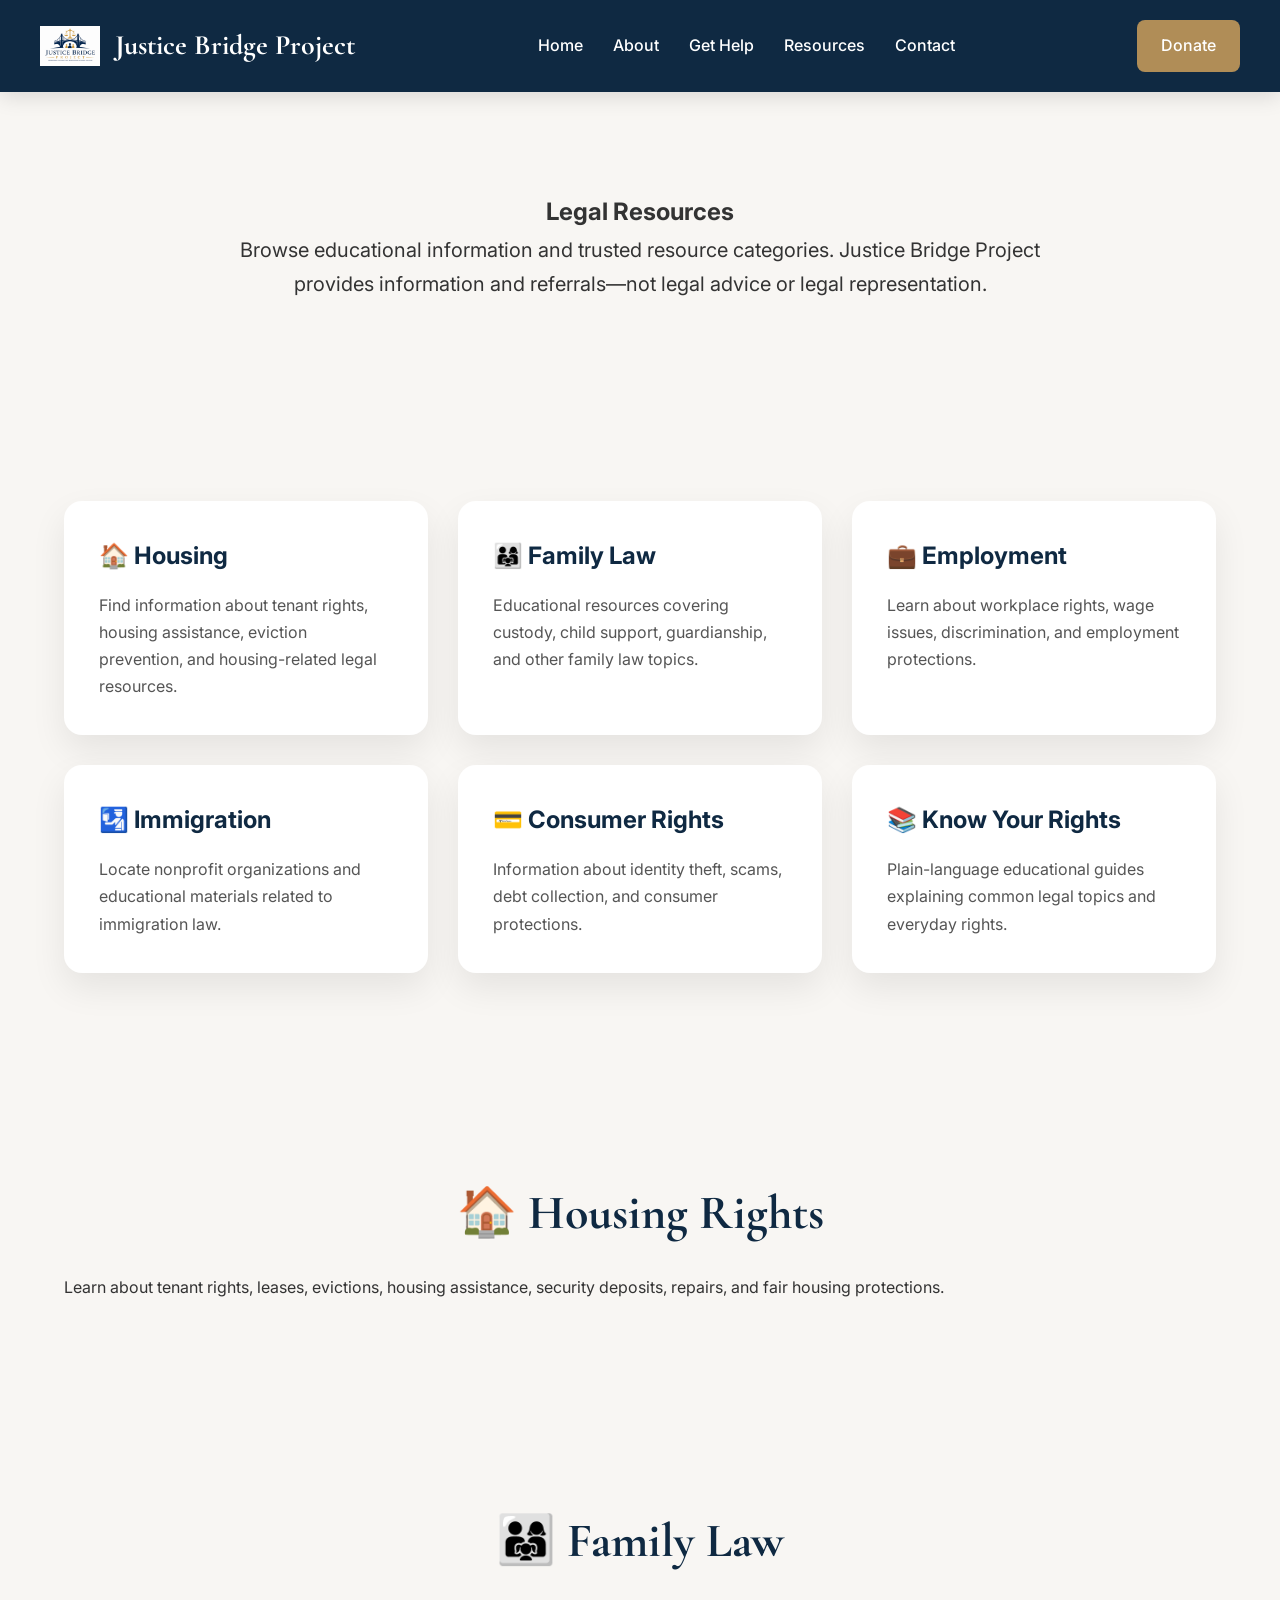
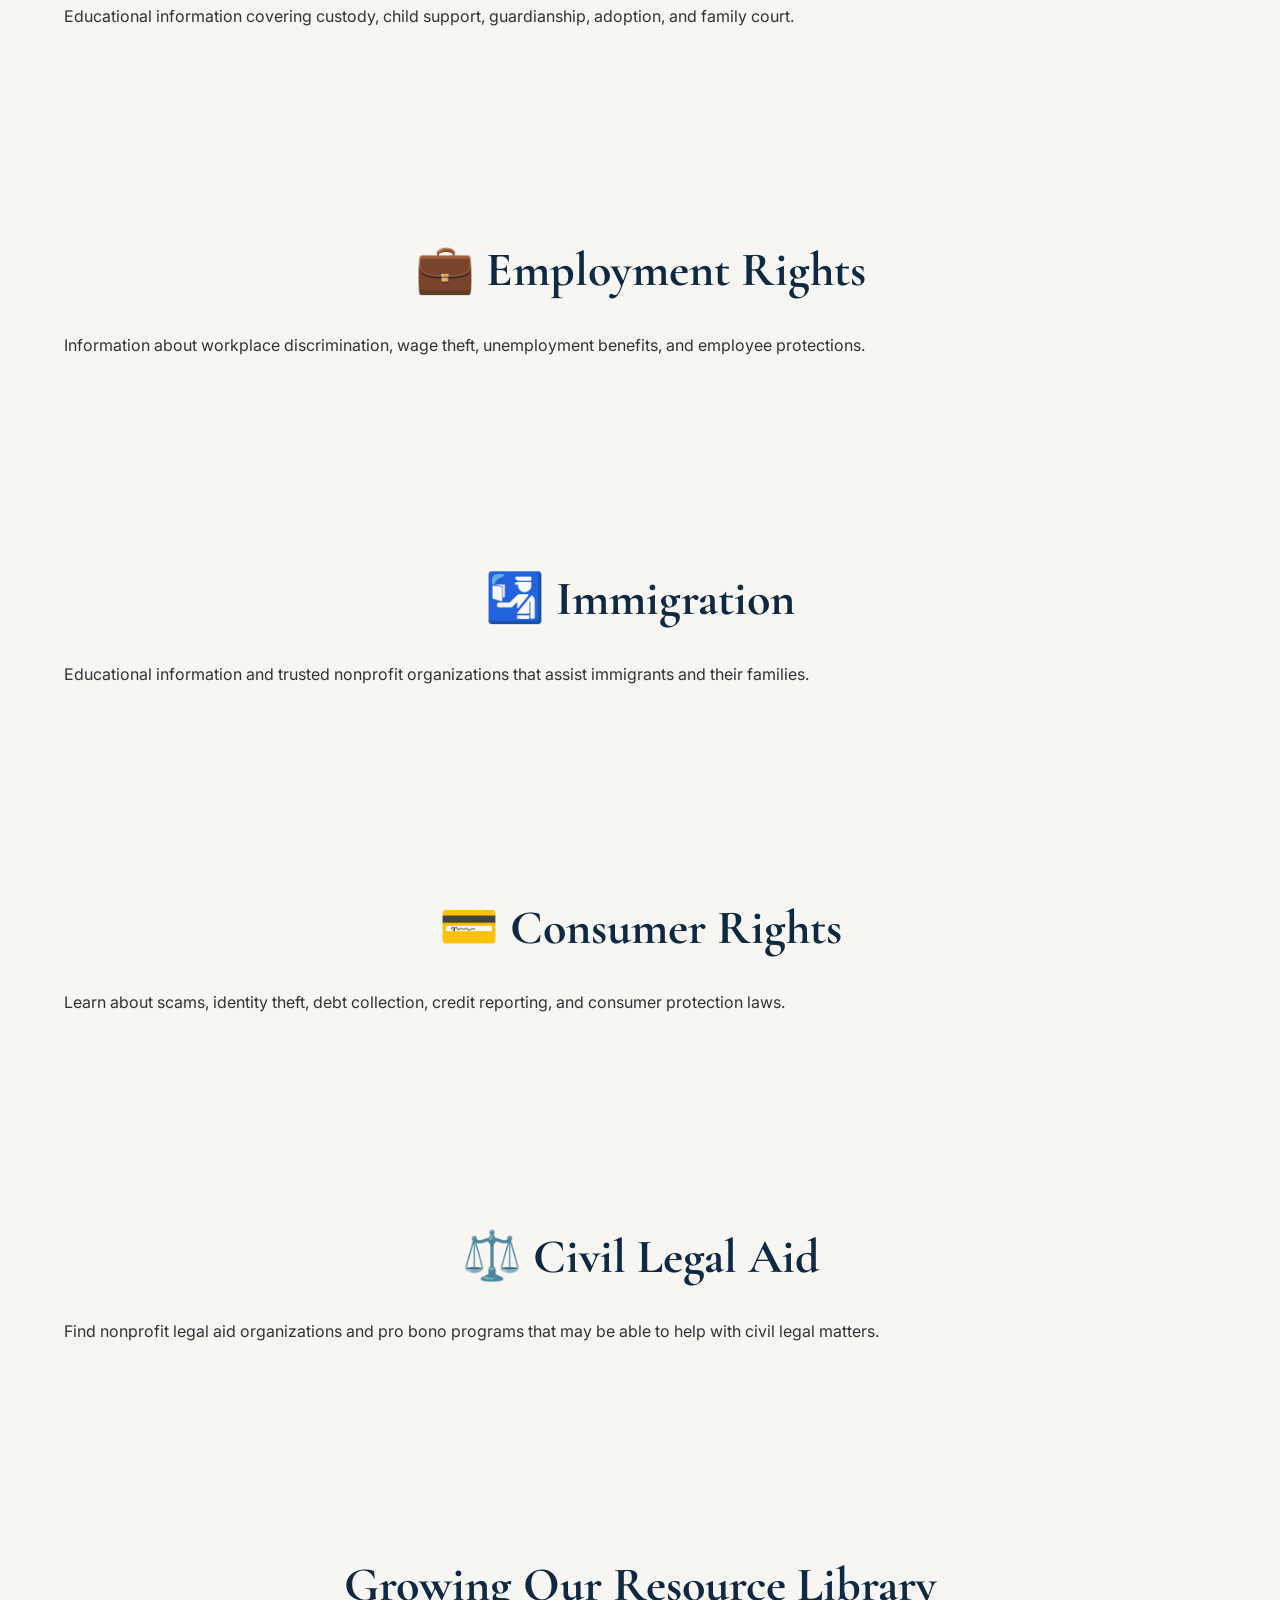
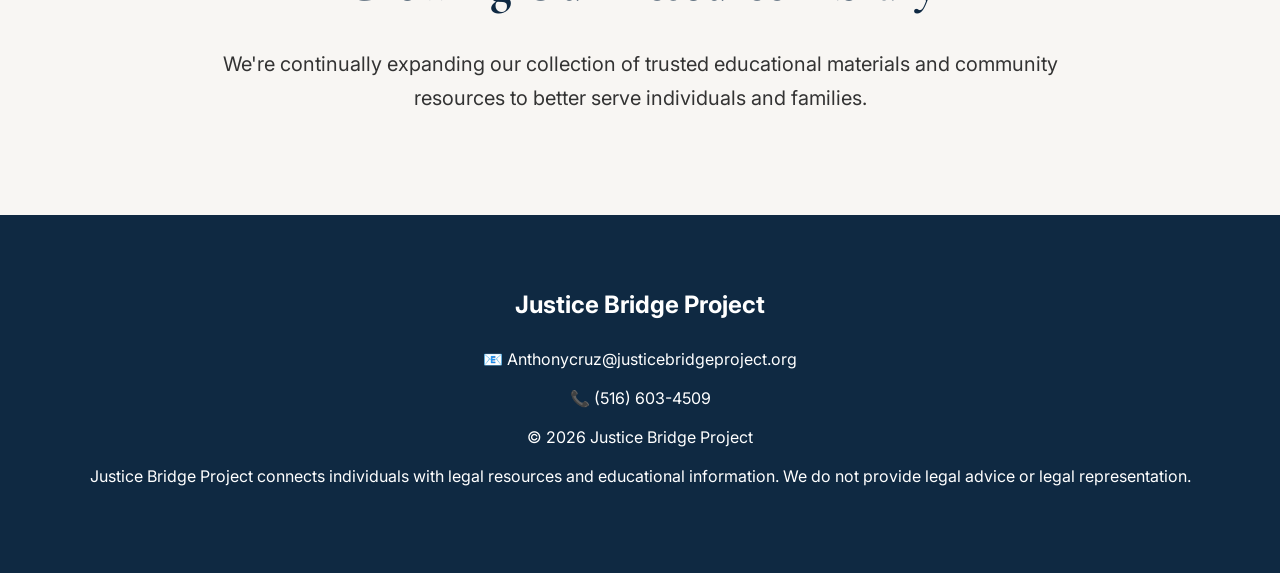
<file: resources.html>
<!DOCTYPE html>
<html lang="en">
<head>
<meta charset="UTF-8">
<meta name="viewport" content="width=device-width, initial-scale=1.0">

<title>Resources | Justice Bridge Project</title>

<link rel="stylesheet" href="style.css">

<link href="https://fonts.googleapis.com/css2?family=Cormorant+Garamond:wght@600;700&family=Inter:wght@300;400;500;600;700&display=swap" rel="stylesheet">

</head>

<body>

<nav class="navbar">

<a href="index.html" class="logo">
  <img src="logo.png" alt="Justice Bridge Project Logo" class="logo-img">
  <span>Justice Bridge Project</span>
</a>

<ul>
<li><a href="index.html">Home</a></li>
<li><a href="about.html">About</a></li>
<li><a href="get-help.html">Get Help</a></li>
<li><a href="resources.html">Resources</a></li>
<li><a href="contact.html">Contact</a></li>
</ul>

<a href="donate.html" class="donate-button">
Donate
</a>

</nav>

<section class="mission">

<div class="container">

<h1>Legal Resources</h1>

<p class="section-intro">

Browse educational information and trusted resource categories. Justice Bridge Project provides information and referrals—not legal advice or legal representation.

</p>

</div>

</section>

<section>

<div class="container">

<div class="cards">

<div class="card">

<h3>🏠 Housing</h3>

<p>

Find information about tenant rights, housing assistance, eviction prevention, and housing-related legal resources.

</p>

</div>

<div class="card">

<h3>👨‍👩‍👧 Family Law</h3>

<p>

Educational resources covering custody, child support, guardianship, and other family law topics.

</p>

</div>

<div class="card">

<h3>💼 Employment</h3>

<p>

Learn about workplace rights, wage issues, discrimination, and employment protections.

</p>

</div>

<div class="card">

<h3>🛂 Immigration</h3>

<p>

Locate nonprofit organizations and educational materials related to immigration law.

</p>

</div>

<div class="card">

<h3>💳 Consumer Rights</h3>

<p>

Information about identity theft, scams, debt collection, and consumer protections.

</p>

</div>

<div class="card">

<h3>📚 Know Your Rights</h3>

<p>

Plain-language educational guides explaining common legal topics and everyday rights.

</p>

</div>

</div>

</div>

</section>

<section id="housing">
  <div class="container">
    <h2>🏠 Housing Rights</h2>
    <p>Learn about tenant rights, leases, evictions, housing assistance, security deposits, repairs, and fair housing protections.</p>
  </div>
</section>

<section id="family">
  <div class="container">
    <h2>👨‍👩‍👧 Family Law</h2>
    <p>Educational information covering custody, child support, guardianship, adoption, and family court.</p>
  </div>
</section>

<section id="employment">
  <div class="container">
    <h2>💼 Employment Rights</h2>
    <p>Information about workplace discrimination, wage theft, unemployment benefits, and employee protections.</p>
  </div>
</section>

<section id="immigration">
  <div class="container">
    <h2>🛂 Immigration</h2>
    <p>Educational information and trusted nonprofit organizations that assist immigrants and their families.</p>
  </div>
</section>

<section id="consumer">
  <div class="container">
    <h2>💳 Consumer Rights</h2>
    <p>Learn about scams, identity theft, debt collection, credit reporting, and consumer protection laws.</p>
  </div>
</section>

<section id="legal-aid">
  <div class="container">
    <h2>⚖️ Civil Legal Aid</h2>
    <p>Find nonprofit legal aid organizations and pro bono programs that may be able to help with civil legal matters.</p>
  </div>
</section>

<section class="why-exists">
  <div class="container">

<h2>Growing Our Resource Library</h2>

<p>

We're continually expanding our collection of trusted educational materials and community resources to better serve individuals and families.

</p>

</div>

</section>

<footer>

<div class="container">

<h2>Justice Bridge Project</h2>

<p>📧 Anthonycruz@justicebridgeproject.org</p>

<p>📞 (516) 603-4509</p>

<p>© 2026 Justice Bridge Project</p>

<p>

Justice Bridge Project connects individuals with legal resources and educational information.

We do not provide legal advice or legal representation.

</p>

</div>

</footer>

</body>
</html>
</file>
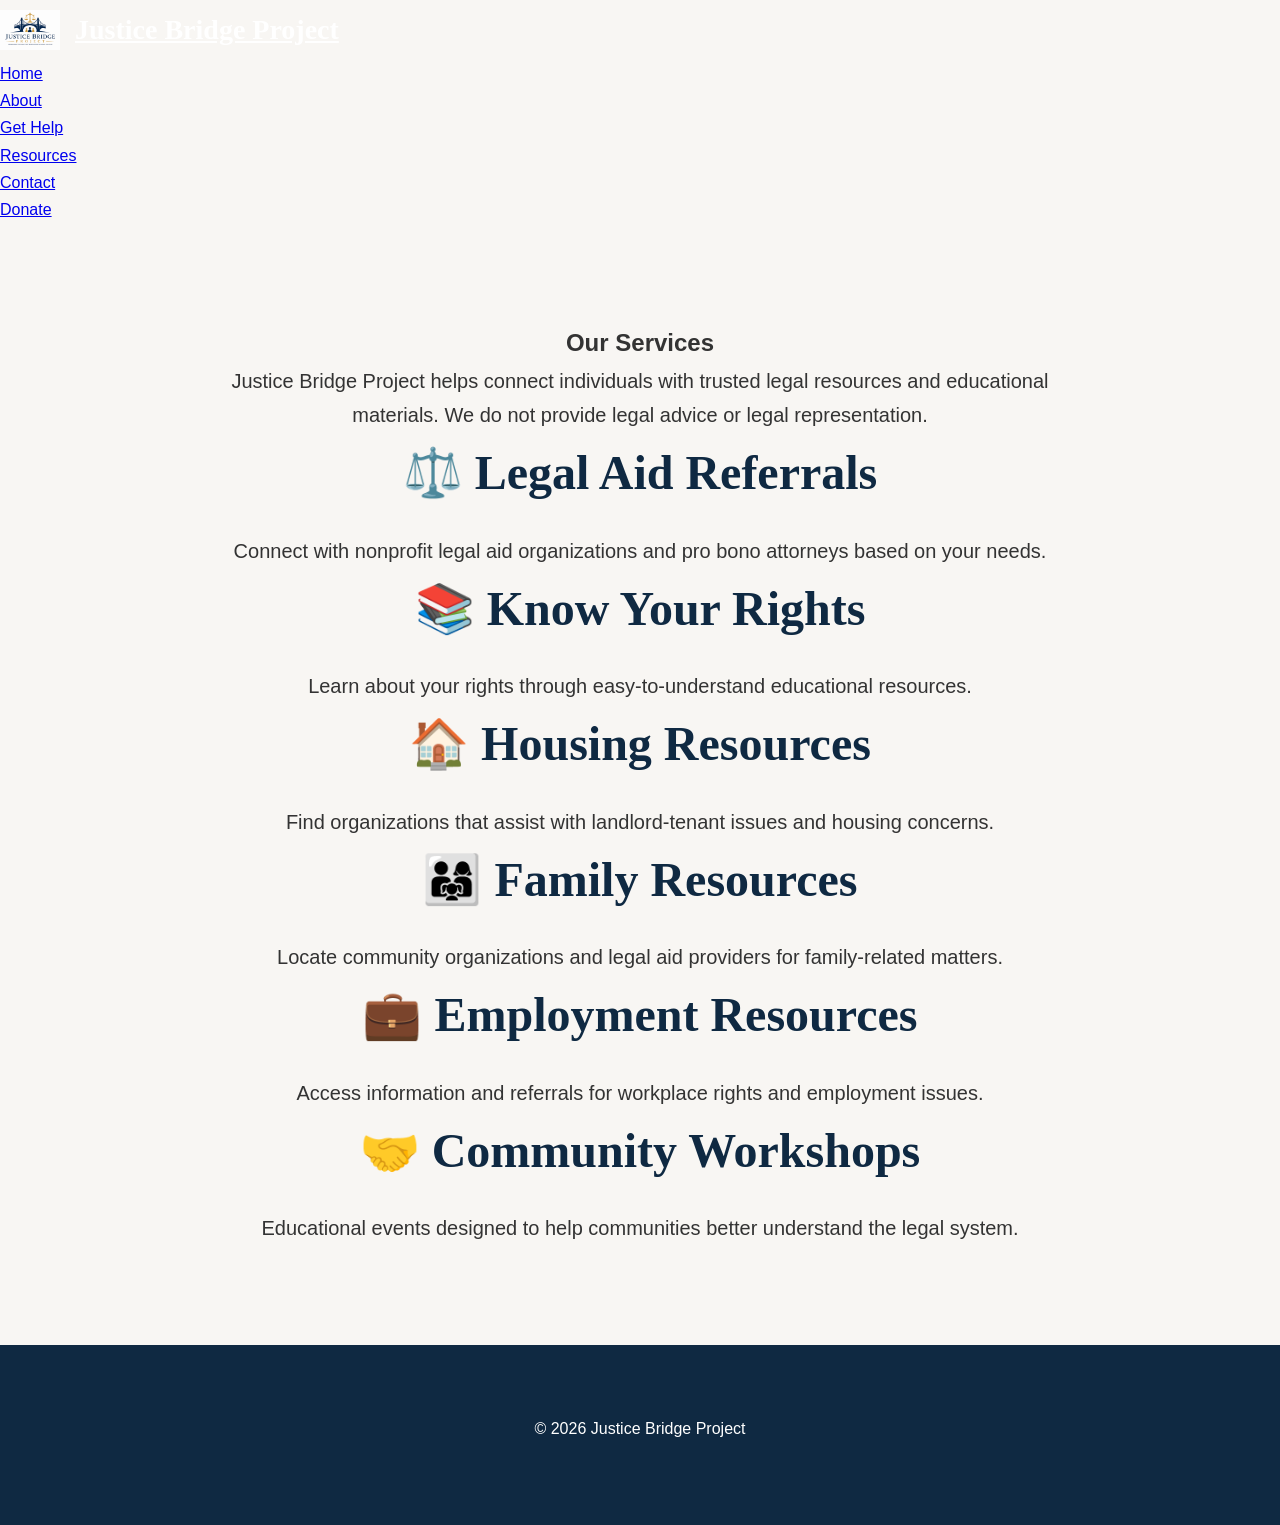
<file: services.html>
<!DOCTYPE html>
<html lang="en">
<head>
<meta charset="UTF-8">
<meta name="viewport" content="width=device-width, initial-scale=1.0">
<title>Services | Justice Bridge Project</title>
<link rel="stylesheet" href="style.css">
</head>

<body>

<nav>
<a href="index.html" class="logo">
  <img src="logo.png" alt="Justice Bridge Project Logo" class="logo-img">
  <span>Justice Bridge Project</span>
</a>
<ul>
<li><a href="index.html">Home</a></li>
<li><a href="about.html">About</a></li>
<li><a href="get-help.html">Get Help</a></li>
<li><a href="resources.html">Resources</a></li>
<li><a href="contact.html">Contact</a></li>
</ul>

<a class="donate-btn" href="donate.html">Donate</a>

</nav>

<section class="mission">

<h1>Our Services</h1>

<p>
Justice Bridge Project helps connect individuals with trusted legal resources and educational materials. We do not provide legal advice or legal representation.
</p>

<div class="service-grid">

<div class="service-card">
<h2>⚖️ Legal Aid Referrals</h2>
<p>Connect with nonprofit legal aid organizations and pro bono attorneys based on your needs.</p>
</div>

<div class="service-card">
<h2>📚 Know Your Rights</h2>
<p>Learn about your rights through easy-to-understand educational resources.</p>
</div>

<div class="service-card">
<h2>🏠 Housing Resources</h2>
<p>Find organizations that assist with landlord-tenant issues and housing concerns.</p>
</div>

<div class="service-card">
<h2>👨‍👩‍👧 Family Resources</h2>
<p>Locate community organizations and legal aid providers for family-related matters.</p>
</div>

<div class="service-card">
<h2>💼 Employment Resources</h2>
<p>Access information and referrals for workplace rights and employment issues.</p>
</div>

<div class="service-card">
<h2>🤝 Community Workshops</h2>
<p>Educational events designed to help communities better understand the legal system.</p>
</div>

</div>

</section>

<footer>

<p>© 2026 Justice Bridge Project</p>

</footer>

</body>
</html>
</file>
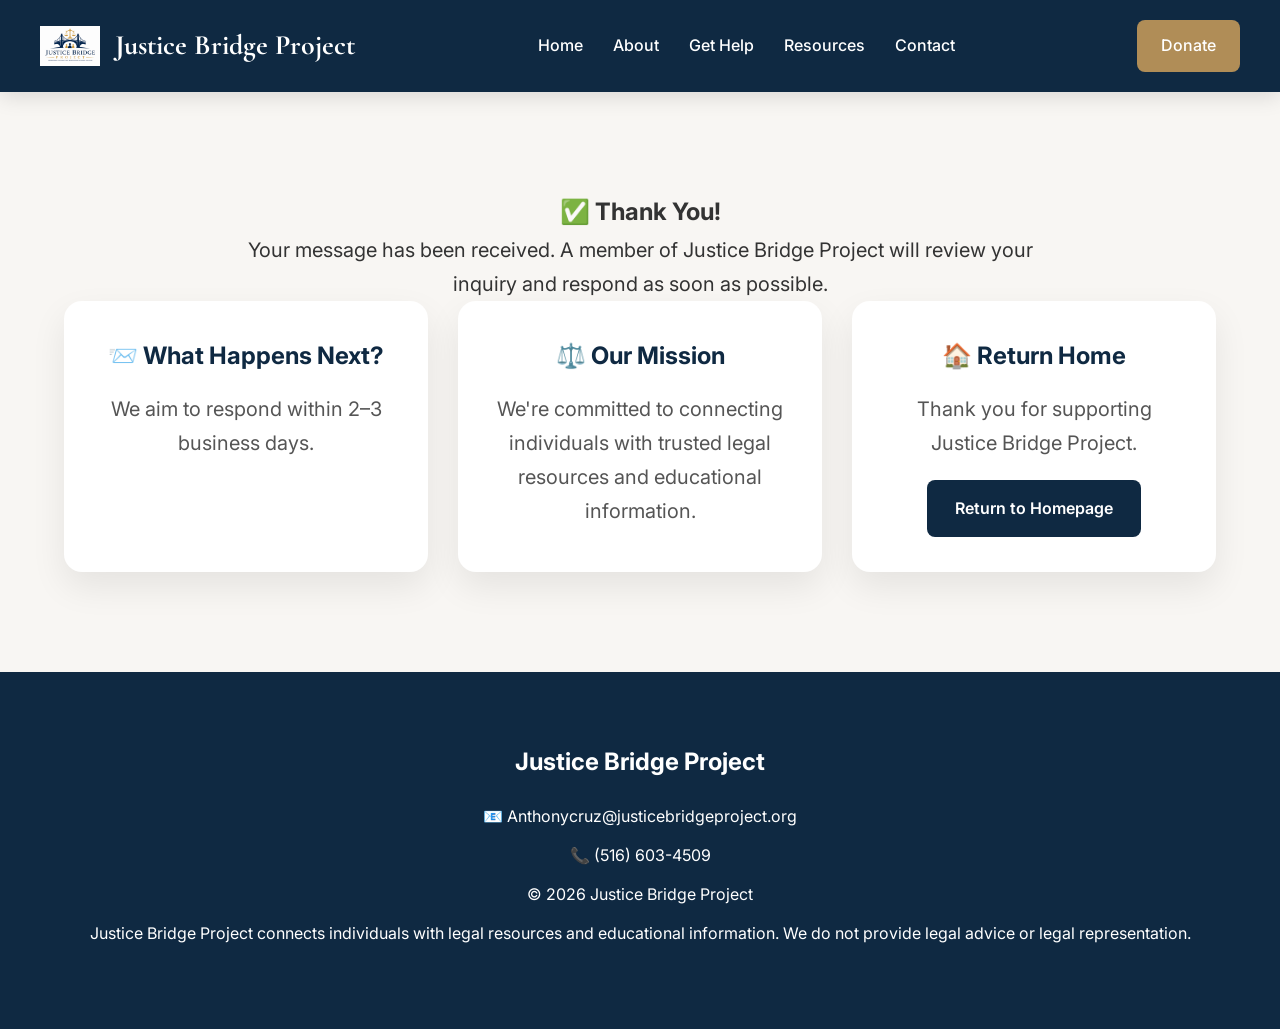
<file: thank-you.html>
<!DOCTYPE html>
<html lang="en">

<head>

<meta charset="UTF-8">
<meta name="viewport" content="width=device-width, initial-scale=1.0">

<title>Thank You | Justice Bridge Project</title>

<link rel="stylesheet" href="style.css">

<link href="https://fonts.googleapis.com/css2?family=Cormorant+Garamond:wght@600;700&family=Inter:wght@300;400;500;600;700&display=swap" rel="stylesheet">

</head>

<body>

<nav class="navbar">

<a href="index.html" class="logo">
    <img src="logo.png" alt="Justice Bridge Project Logo" class="logo-img">
    <span>Justice Bridge Project</span>
</a>

<ul>
<li><a href="index.html">Home</a></li>
<li><a href="about.html">About</a></li>
<li><a href="get-help.html">Get Help</a></li>
<li><a href="resources.html">Resources</a></li>
<li><a href="contact.html">Contact</a></li>
</ul>

<a href="donate.html" class="donate-button">
Donate
</a>

</nav>

<section class="mission">

<div class="container">

<h1>✅ Thank You!</h1>

<p class="section-intro">

Your message has been received.

A member of Justice Bridge Project will review your inquiry and respond as soon as possible.

</p>

<div class="cards">

<div class="card">

<h3>📨 What Happens Next?</h3>

<p>

We aim to respond within 2–3 business days.

</p>

</div>

<div class="card">

<h3>⚖️ Our Mission</h3>

<p>

We're committed to connecting individuals with trusted legal resources and educational information.

</p>

</div>

<div class="card">

<h3>🏠 Return Home</h3>

<p>

Thank you for supporting Justice Bridge Project.

</p>

<a href="index.html" class="card-button">

Return to Homepage

</a>

</div>

</div>

</div>

</section>

<footer>

<div class="container">

<h2>Justice Bridge Project</h2>

<p>📧 Anthonycruz@justicebridgeproject.org</p>

<p>📞 (516) 603-4509</p>

<p>© 2026 Justice Bridge Project</p>

<p>

Justice Bridge Project connects individuals with legal resources and educational information.

We do not provide legal advice or legal representation.

</p>

</div>

</footer>

</body>

</html>
</file>
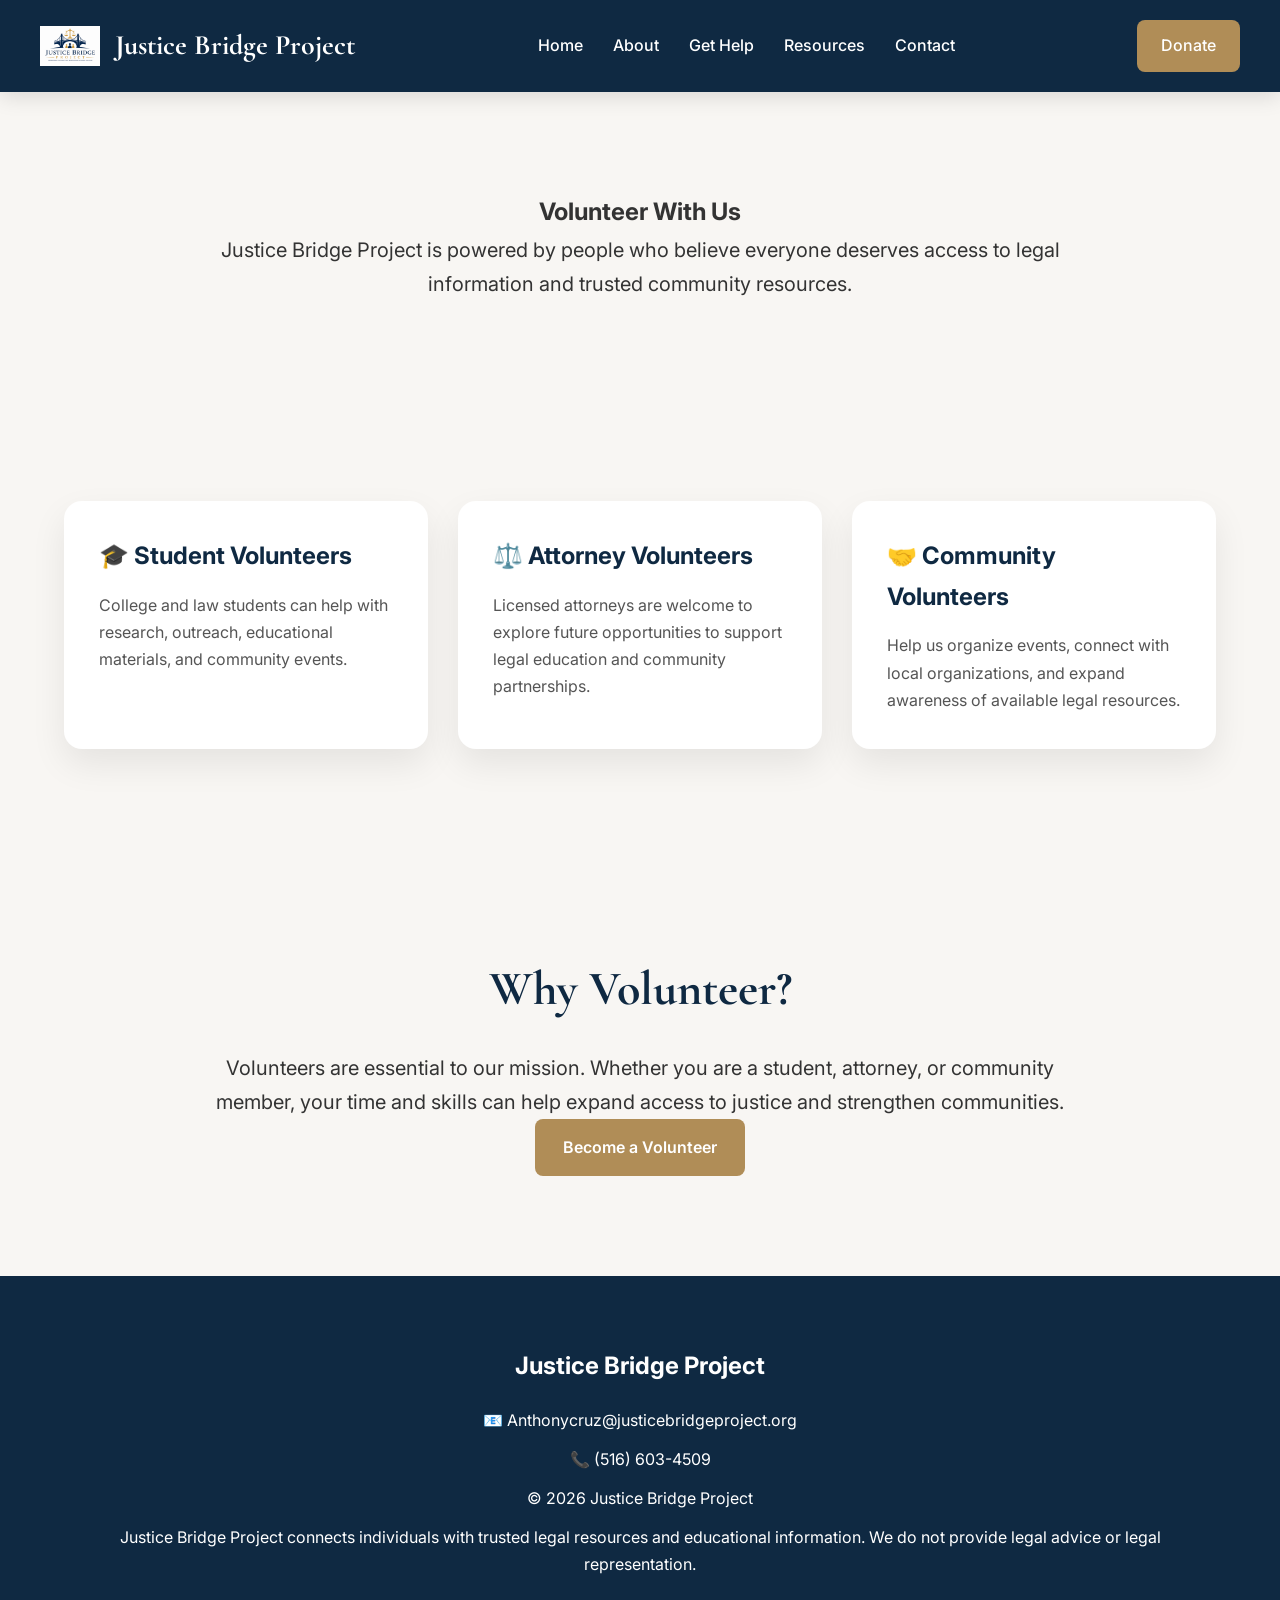
<file: volunteer.html>
<!DOCTYPE html>
<html lang="en">
<head>
<meta charset="UTF-8">
<meta name="viewport" content="width=device-width, initial-scale=1.0">

<title>Volunteer | Justice Bridge Project</title>

<link rel="stylesheet" href="style.css">

<link href="https://fonts.googleapis.com/css2?family=Cormorant+Garamond:wght@600;700&family=Inter:wght@300;400;500;600;700&display=swap" rel="stylesheet">

</head>

<body>

<nav class="navbar">

<a href="index.html" class="logo">
  <img src="logo.png" alt="Justice Bridge Project Logo" class="logo-img">
  <span>Justice Bridge Project</span>
</a>

<ul>
<li><a href="index.html">Home</a></li>
<li><a href="about.html">About</a></li>
<li><a href="get-help.html">Get Help</a></li>
<li><a href="resources.html">Resources</a></li>
<li><a href="contact.html">Contact</a></li>
</ul>

<a href="donate.html" class="donate-button">
Donate
</a>

</nav>

<section class="mission">

<div class="container">

<h1>Volunteer With Us</h1>

<p class="section-intro">

Justice Bridge Project is powered by people who believe everyone deserves access to legal information and trusted community resources.

</p>

</div>

</section>

<section>

<div class="container">

<div class="cards">

<div class="card">

<h3>🎓 Student Volunteers</h3>

<p>

College and law students can help with research, outreach, educational materials, and community events.

</p>

</div>

<div class="card">

<h3>⚖️ Attorney Volunteers</h3>

<p>

Licensed attorneys are welcome to explore future opportunities to support legal education and community partnerships.

</p>

</div>

<div class="card">

<h3>🤝 Community Volunteers</h3>

<p>

Help us organize events, connect with local organizations, and expand awareness of available legal resources.

</p>

</div>

</div>

</div>

</section>

<section class="why-exists">

<div class="container">

<h2>Why Volunteer?</h2>

<p>

Volunteers are essential to our mission. Whether you are a student, attorney, or community member, your time and skills can help expand access to justice and strengthen communities.

</p>

<a href="contact.html" class="primary-btn">

Become a Volunteer

</a>

</div>

</section>

<footer>

<div class="container">

<h2>Justice Bridge Project</h2>

<p>📧 Anthonycruz@justicebridgeproject.org</p>

<p>📞 (516) 603-4509</p>

<p>© 2026 Justice Bridge Project</p>

<p>

Justice Bridge Project connects individuals with trusted legal resources and educational information.

We do not provide legal advice or legal representation.

</p>

</div>

</footer>

</body>
</html>
</file>
<file: style.css>
/* ===========================
   Justice Bridge Project
   Main Stylesheet
=========================== */

*{
margin:0;
padding:0;
box-sizing:border-box;
}

html{
scroll-behavior:smooth;
}

body{
font-family:'Inter',sans-serif;
background:#f8f6f3;
color:#333;
line-height:1.7;
}

.container{
width:min(1200px,90%);
margin:auto;
}

/* ===========================
   Navigation
=========================== */
/* ===========================
   Announcement Bar
=========================== */

.announcement-bar{
    background:#b08d57;
    color:white;
    text-align:center;
    padding:10px 20px;
    font-size:15px;
    font-weight:500;
    letter-spacing:.3px;
}

.navbar{
    position:sticky;
    top:0;
    display:flex;
    justify-content:space-between;
    align-items:center;
    padding:16px 40px;
    background:#0f2942;
    z-index:1000;
    box-shadow:0 5px 20px rgba(0,0,0,.12);
}

.navbar ul{
    display:flex;
    align-items:center;
    list-style:none;
    gap:22px;
    margin:0;
    padding:0;
}

.logo{
    display:flex;
    align-items:center;
    gap:15px;
    font-family:'Cormorant Garamond',serif;
    font-size:30px;
    font-weight:700;
    color:white;
}

.logo-img{
    width:60px;
    height:60px;
    object-fit:contain;
    display:block;
    flex-shrink:0;
}

.logo span{
    color:white;
    font-size:28px;
    font-weight:700;
    font-family:'Cormorant Garamond', serif;
}

.navbar ul{
display:flex;
list-style:none;
gap:30px;
}

.navbar a{
color:white;
text-decoration:none;
font-weight:500;
transition:.3s;
}

.navbar a:hover{
color:#d4af37;
}

.donate-button{
background:#b08d57;
padding:12px 24px;
border-radius:8px;
font-weight:600;
}

.donate-button:hover{
background:#c9a86a;
color:white;
}

/* ===========================
   Hero
=========================== */

.hero{
height:100vh;
background:
linear-gradient(rgba(60,42,28,.60),rgba(60,42,28,.60)),
url("https://images.unsplash.com/photo-1589829545856-d10d557cf95f?auto=format&fit=crop&w=1800&q=80");
background-size:cover;
background-position:center;
display:flex;
align-items:center;
}

.hero-overlay{
width:100%;
}

.hero-content{
max-width:700px;
margin-left:8%;
color:white;
}

.hero-tag{
display:inline-block;
background:rgba(255,255,255,.15);
padding:10px 18px;
border-radius:40px;
margin-bottom:25px;
font-size:14px;
}

.hero h1{
font-family:'Cormorant Garamond',serif;
font-size:72px;
line-height:1.05;
margin-bottom:25px;
}

.hero p{
font-size:21px;
margin-bottom:35px;
max-width:600px;
}

.hero-buttons{
display:flex;
gap:15px;
flex-wrap:wrap;
}

.primary-btn,
.secondary-btn,
.card-button{

display:inline-block;
padding:15px 28px;
border-radius:8px;
text-decoration:none;
font-weight:600;
transition:.3s;

}

.primary-btn{
background:#b08d57;
color:white;
}

.secondary-btn{
background:white;
color:#0f2942;
}

.primary-btn:hover,
.secondary-btn:hover,
.card-button:hover{

transform:translateY(-4px);

}

/* ===========================
   Sections
=========================== */

section{
padding:100px 0;
}

section h2{
font-family:'Cormorant Garamond',serif;
font-size:48px;
text-align:center;
color:#0f2942;
margin-bottom:20px;
}

.section-intro{
text-align:center;
max-width:750px;
margin:0 auto 50px;
font-size:19px;
}

/* ===========================
   Cards
=========================== */

.cards{
display:grid;
grid-template-columns:repeat(auto-fit,minmax(280px,1fr));
gap:30px;
}

.card{

background:white;
padding:35px;
border-radius:18px;
box-shadow:0 15px 35px rgba(0,0,0,.08);
transition:.35s;

}

.card:hover{

transform:translateY(-10px);

}

.card h3{

font-size:24px;
margin-bottom:15px;
color:#0f2942;

}

.card p{

color:#555;

}

.card-button{

margin-top:20px;
background:#0f2942;
color:white;

}

/* ===========================
   Mission / Founder
=========================== */

.mission,
.founder,
.why-exists,
.vision,
.our-values{

text-align:center;

}

.mission p,
.founder p,
.why-exists p,
.vision p{

max-width:850px;
margin:auto;
font-size:20px;

}

/* ===========================
   Footer
=========================== */

footer{

background:#0f2942;
color:white;
text-align:center;
padding:70px 20px;

}

footer h2{

color:white;
margin-bottom:20px;

}

footer p{

margin-bottom:12px;

}

/* ===========================
   Contact Form
=========================== */

.contact-form{

display:flex;
flex-direction:column;
gap:20px;
max-width:700px;
margin:40px auto;

}

.contact-form input,
.contact-form textarea{

padding:16px;
border-radius:10px;
border:1px solid #ddd;
font-size:16px;

}

.contact-form button{

background:#b08d57;
color:white;
padding:16px;
border:none;
border-radius:10px;
font-size:18px;
cursor:pointer;

}

.contact-form button:hover{

background:#9c7846;

}

/* ===========================
   Responsive
=========================== */

@media(max-width:900px){

.navbar{

flex-direction:column;
gap:20px;
padding:20px;

}

.navbar ul{

flex-wrap:wrap;
justify-content:center;

}

.hero h1{

font-size:50px;

}

.hero-content{

margin:0 30px;

}

section{

padding:70px 20px;

}

}
/* ===========================
   Impact Section
=========================== */

.impact{
    background:#f2efe9;
}

.impact .card{
    transition:transform .3s ease, box-shadow .3s ease;
}

.impact .card:hover{
    transform:translateY(-8px);
    box-shadow:0 18px 35px rgba(0,0,0,.12);
}
/* ===========================
   Find Help Section
=========================== */

.help-topics{
    background:#ffffff;
}

.help-topics .card{
    border-top:5px solid #b08d57;
}
</file>
